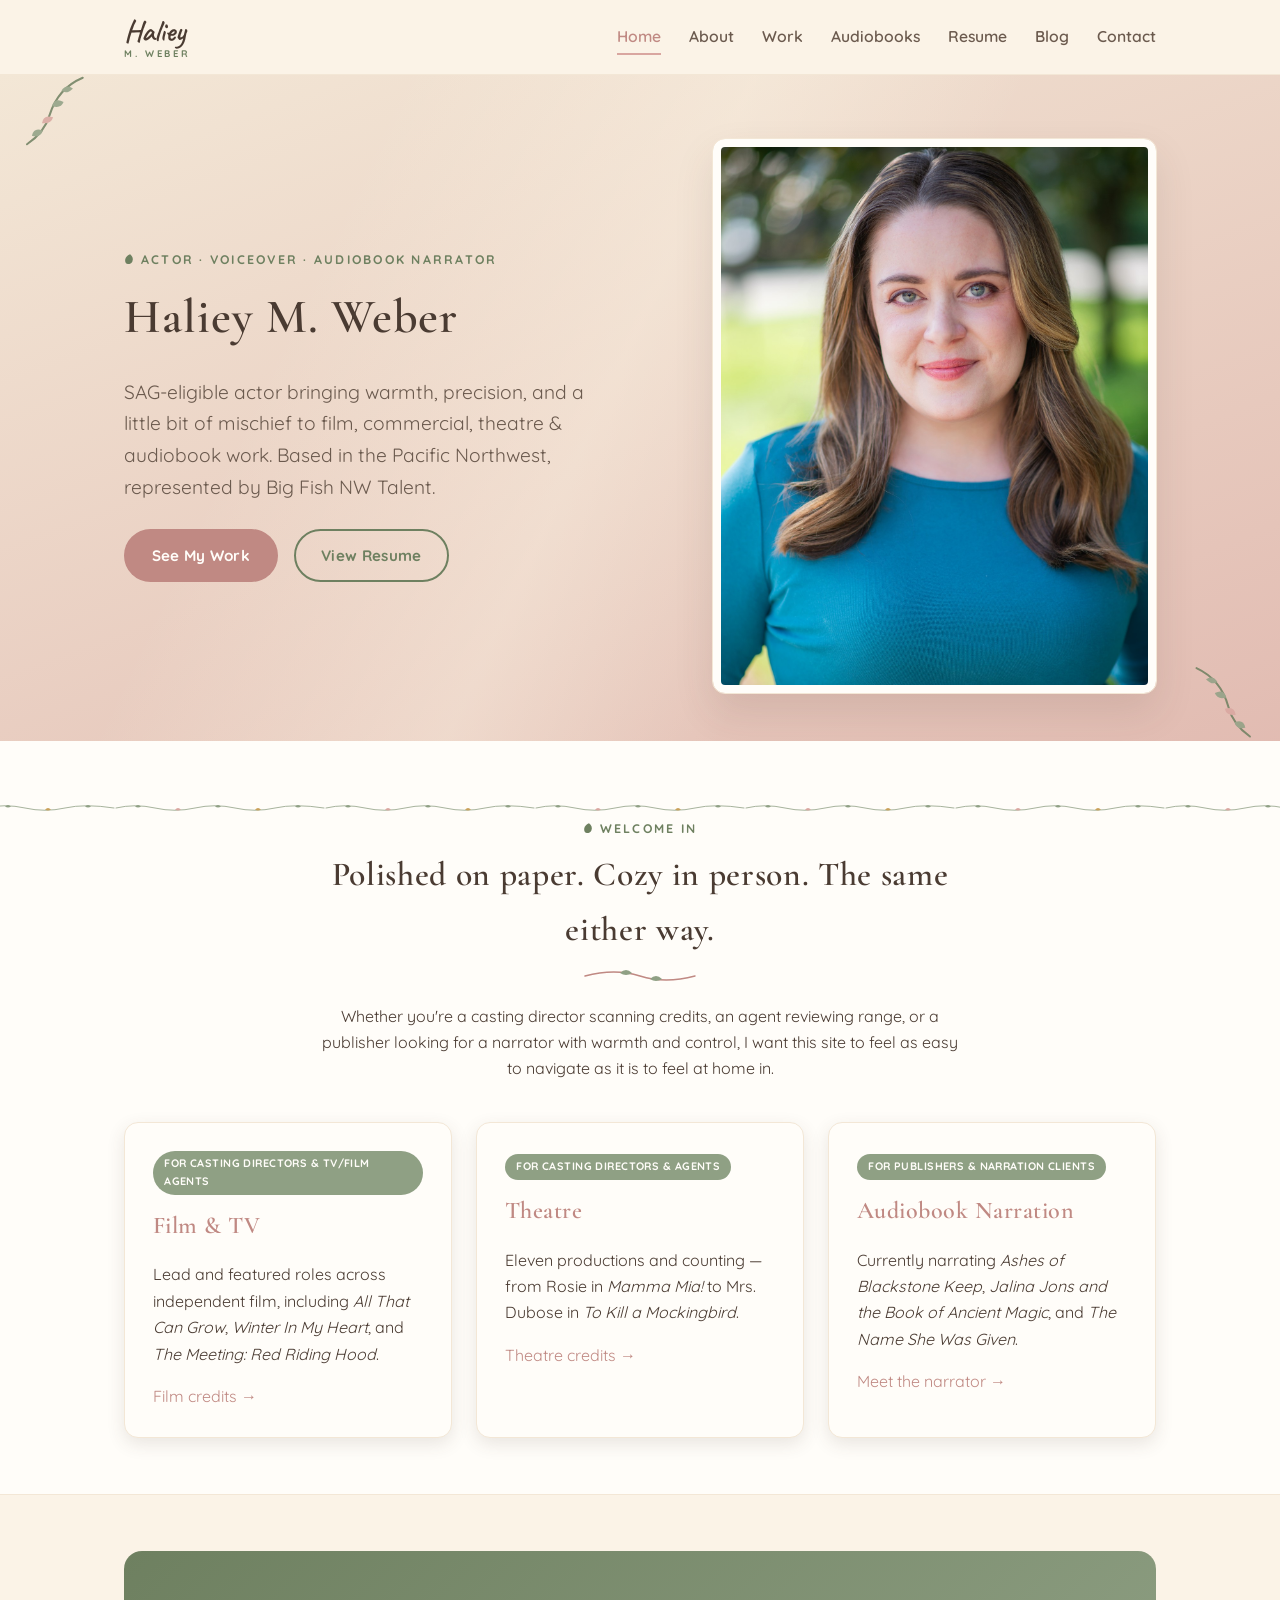
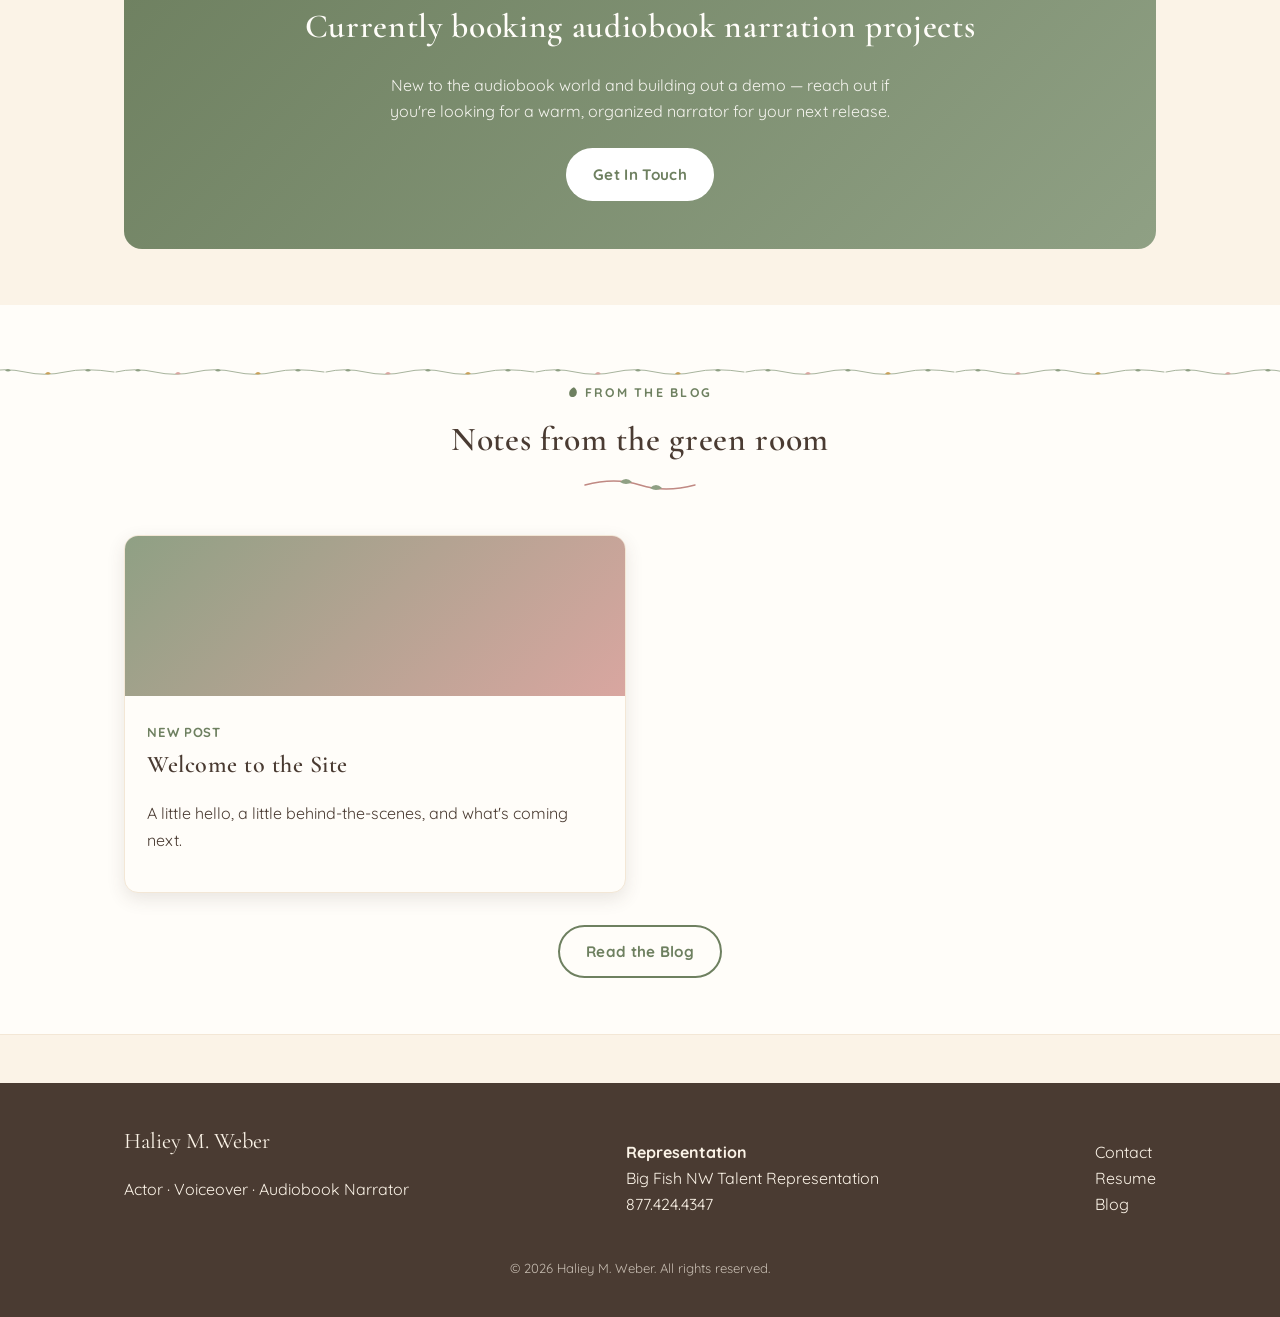
<file: index.html>
<!DOCTYPE html>
<html lang="en">
<head>
<meta charset="UTF-8">
<meta name="viewport" content="width=device-width, initial-scale=1.0">
<title>Haliey M. Weber | Actor, Voiceover &amp; Audiobook Narrator</title>
<meta name="description" content="Haliey M. Weber — SAG-eligible actor working in film, commercial, theatre, and audiobook narration. Represented by Big Fish NW Talent.">
<link rel="preconnect" href="https://fonts.googleapis.com">
<link href="https://fonts.googleapis.com/css2?family=Cormorant+Garamond:wght@500;600;700&family=Quicksand:wght@400;500;600;700&family=Caveat:wght@600;700&display=swap" rel="stylesheet">
<link rel="stylesheet" href="css/style.css">
</head>
<body>

<header class="site-header">
  <div class="nav-wrap">
    <a href="index.html" class="brand"><span class="brand-script">Haliey</span><span class="brand-sc">M. Weber</span></a>
    <button class="nav-toggle" aria-label="Toggle navigation">&#9776;</button>
    <ul class="nav-links">
      <li><a href="index.html">Home</a></li>
      <li><a href="about.html">About</a></li>
      <li><a href="work.html">Work</a></li>
      <li><a href="audiobooks.html">Audiobooks</a></li>
      <li><a href="resume.html">Resume</a></li>
      <li><a href="blog/index.html">Blog</a></li>
      <li><a href="contact.html">Contact</a></li>
    </ul>
  </div>
</header>

<main>
  <section class="hero hero-motes">
    <div class="mote-beam" aria-hidden="true"></div>
    <span class="mote" aria-hidden="true" style="left:6%;  top:78%; width:10px; height:10px; --mx:25px;  --mx2:5px;   animation-duration:9s;   animation-delay:0s;"></span>
    <span class="mote" aria-hidden="true" style="left:16%; top:85%; width:6px;  height:6px;  --mx:-15px; --mx2:10px;  animation-duration:11s;  animation-delay:2s;"></span>
    <span class="mote" aria-hidden="true" style="left:30%; top:82%; width:14px; height:14px; --mx:10px;  --mx2:-20px; animation-duration:10s;  animation-delay:1s;"></span>
    <span class="mote" aria-hidden="true" style="left:44%; top:88%; width:8px;  height:8px;  --mx:-25px; --mx2:5px;   animation-duration:8s;   animation-delay:3.5s;"></span>
    <span class="mote" aria-hidden="true" style="left:60%; top:80%; width:11px; height:11px; --mx:15px;  --mx2:-10px; animation-duration:12s;  animation-delay:0.8s;"></span>
    <span class="mote" aria-hidden="true" style="left:74%; top:86%; width:7px;  height:7px;  --mx:-10px; --mx2:20px;  animation-duration:9.5s; animation-delay:2.8s;"></span>
    <span class="mote" aria-hidden="true" style="left:86%; top:78%; width:12px; height:12px; --mx:20px;  --mx2:-8px;  animation-duration:10.5s;animation-delay:4.2s;"></span>
    <span class="mote" aria-hidden="true" style="left:94%; top:84%; width:6px;  height:6px;  --mx:-12px; --mx2:14px;  animation-duration:9s;   animation-delay:1.6s;"></span>
    <div class="container hero-grid" style="position:relative;z-index:2;">
      <div>
        <span class="eyebrow">Actor &middot; Voiceover &middot; Audiobook Narrator</span>
        <h1>Haliey M. Weber</h1>
        <p class="hero-tagline">SAG-eligible actor bringing warmth, precision, and a little bit of mischief to film, commercial, theatre &amp; audiobook work. Based in the Pacific Northwest, represented by Big Fish NW Talent.</p>
        <div class="hero-actions">
          <a href="work.html" class="btn btn-primary">See My Work</a>
          <a href="resume.html" class="btn btn-outline">View Resume</a>
        </div>
      </div>
      <div class="headshot-frame">
        <img src="images/headshots/haliey-headshot-portrait.jpg" alt="Haliey M. Weber" width="1335" height="2000" loading="eager">
      </div>
    </div>
  </section>

  <section class="section-alt">
    <div class="container">
      <div class="section-head">
        <span class="eyebrow">Welcome In</span>
        <h2>Polished on paper. Cozy in person. The same either way.</h2>
        <p>Whether you're a casting director scanning credits, an agent reviewing range, or a publisher looking for a narrator with warmth and control, I want this site to feel as easy to navigate as it is to feel at home in.</p>
      </div>
      <div class="card-grid">
        <div class="card">
          <span class="audience-tag">For Casting Directors &amp; TV/Film Agents</span>
          <h3>Film &amp; TV</h3>
          <p>Lead and featured roles across independent film, including <em>All That Can Grow</em>, <em>Winter In My Heart</em>, and <em>The Meeting: Red Riding Hood</em>.</p>
          <a href="work.html#film">Film credits &rarr;</a>
        </div>
        <div class="card">
          <span class="audience-tag">For Casting Directors &amp; Agents</span>
          <h3>Theatre</h3>
          <p>Eleven productions and counting — from Rosie in <em>Mamma Mia!</em> to Mrs. Dubose in <em>To Kill a Mockingbird</em>.</p>
          <a href="work.html#theatre">Theatre credits &rarr;</a>
        </div>
        <div class="card">
          <span class="audience-tag">For Publishers &amp; Narration Clients</span>
          <h3>Audiobook Narration</h3>
          <p>Currently narrating <em>Ashes of Blackstone Keep</em>, <em>Jalina Jons and the Book of Ancient Magic</em>, and <em>The Name She Was Given</em>.</p>
          <a href="audiobooks.html">Meet the narrator &rarr;</a>
        </div>
      </div>
    </div>
  </section>

  <section>
    <div class="container">
      <div class="callout">
        <h2>Currently booking audiobook narration projects</h2>
        <p>New to the audiobook world and building out a demo — reach out if you're looking for a warm, organized narrator for your next release.</p>
        <a href="contact.html" class="btn btn-primary" style="background:#fff;color:#6E8060;">Get In Touch</a>
      </div>
    </div>
  </section>

  <section class="section-alt">
    <div class="container">
      <div class="section-head">
        <span class="eyebrow">From the Blog</span>
        <h2>Notes from the green room</h2>
      </div>
      <div class="blog-grid">
        <a class="post-card" href="blog/welcome-to-the-site.html" style="color:inherit;">
          <div class="post-card-image"></div>
          <div class="post-card-body">
            <span class="post-date">New Post</span>
            <h3>Welcome to the Site</h3>
            <p>A little hello, a little behind-the-scenes, and what's coming next.</p>
          </div>
        </a>
      </div>
      <div style="text-align:center;margin-top:2rem;">
        <a href="blog/index.html" class="btn btn-outline">Read the Blog</a>
      </div>
    </div>
  </section>
</main>

<footer class="site-footer">
  <div class="container">
    <div class="footer-grid">
      <div>
        <div class="footer-brand">Haliey M. Weber</div>
        <p>Actor &middot; Voiceover &middot; Audiobook Narrator</p>
      </div>
      <div>
        <p><strong>Representation</strong><br>Big Fish NW Talent Representation<br>877.424.4347</p>
      </div>
      <div>
        <p><a href="contact.html">Contact</a><br><a href="resume.html">Resume</a><br><a href="blog/index.html">Blog</a></p>
      </div>
    </div>
    <p class="footer-note">&copy; 2026 Haliey M. Weber. All rights reserved.</p>
  </div>
</footer>

<script src="js/main.js"></script>
</body>
</html>
</file>
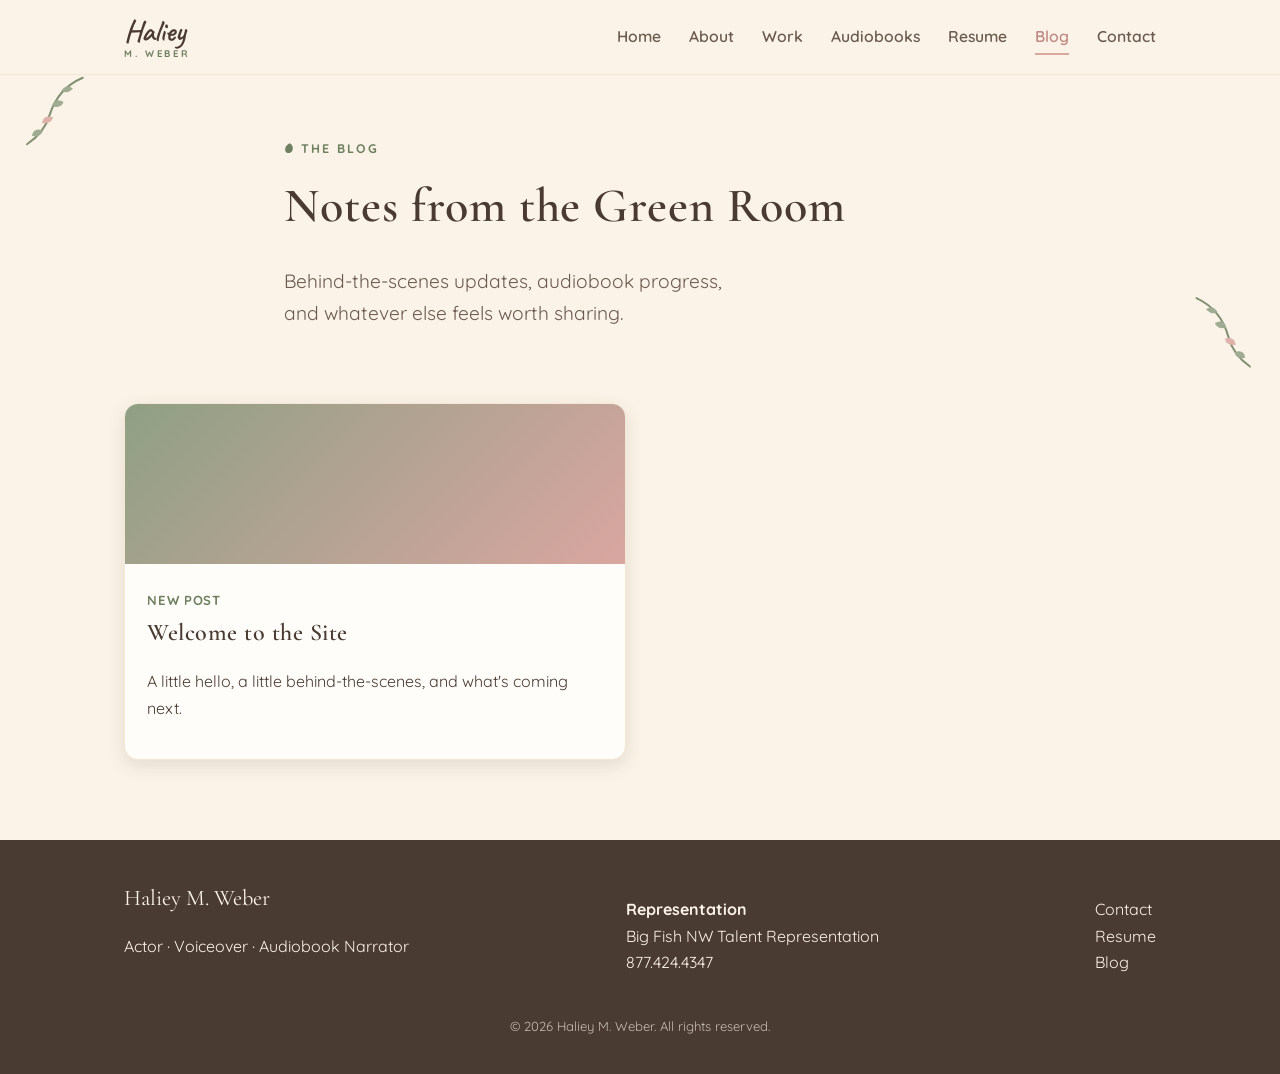
<file: blog/index.html>
<!DOCTYPE html>
<html lang="en">
<head>
<meta charset="UTF-8">
<meta name="viewport" content="width=device-width, initial-scale=1.0">
<title>Blog | Haliey M. Weber</title>
<link rel="preconnect" href="https://fonts.googleapis.com">
<link href="https://fonts.googleapis.com/css2?family=Cormorant+Garamond:wght@500;600;700&family=Quicksand:wght@400;500;600;700&family=Caveat:wght@600;700&display=swap" rel="stylesheet">
<link rel="stylesheet" href="../css/style.css">
</head>
<body>

<header class="site-header">
  <div class="nav-wrap">
    <a href="../index.html" class="brand"><span class="brand-script">Haliey</span><span class="brand-sc">M. Weber</span></a>
    <button class="nav-toggle" aria-label="Toggle navigation">&#9776;</button>
    <ul class="nav-links">
      <li><a href="../index.html">Home</a></li>
      <li><a href="../about.html">About</a></li>
      <li><a href="../work.html">Work</a></li>
      <li><a href="../audiobooks.html">Audiobooks</a></li>
      <li><a href="../resume.html">Resume</a></li>
      <li><a href="index.html">Blog</a></li>
      <li><a href="../contact.html">Contact</a></li>
    </ul>
  </div>
</header>

<main>
  <section class="hero" style="padding-bottom:1rem;">
    <div class="container" style="max-width:760px;">
      <span class="eyebrow">The Blog</span>
      <h1>Notes from the Green Room</h1>
      <p class="hero-tagline">Behind-the-scenes updates, audiobook progress, and whatever else feels worth sharing.</p>
    </div>
  </section>

  <section class="section-tight">
    <div class="container">
      <div class="blog-grid">
        <a class="post-card" href="welcome-to-the-site.html" style="color:inherit;">
          <div class="post-card-image"></div>
          <div class="post-card-body">
            <span class="post-date">New Post</span>
            <h3>Welcome to the Site</h3>
            <p>A little hello, a little behind-the-scenes, and what's coming next.</p>
          </div>
        </a>
      </div>
    </div>
  </section>
</main>

<footer class="site-footer">
  <div class="container">
    <div class="footer-grid">
      <div>
        <div class="footer-brand">Haliey M. Weber</div>
        <p>Actor &middot; Voiceover &middot; Audiobook Narrator</p>
      </div>
      <div>
        <p><strong>Representation</strong><br>Big Fish NW Talent Representation<br>877.424.4347</p>
      </div>
      <div>
        <p><a href="../contact.html">Contact</a><br><a href="../resume.html">Resume</a><br><a href="index.html">Blog</a></p>
      </div>
    </div>
    <p class="footer-note">&copy; 2026 Haliey M. Weber. All rights reserved.</p>
  </div>
</footer>

<script src="../js/main.js"></script>
</body>
</html>
</file>
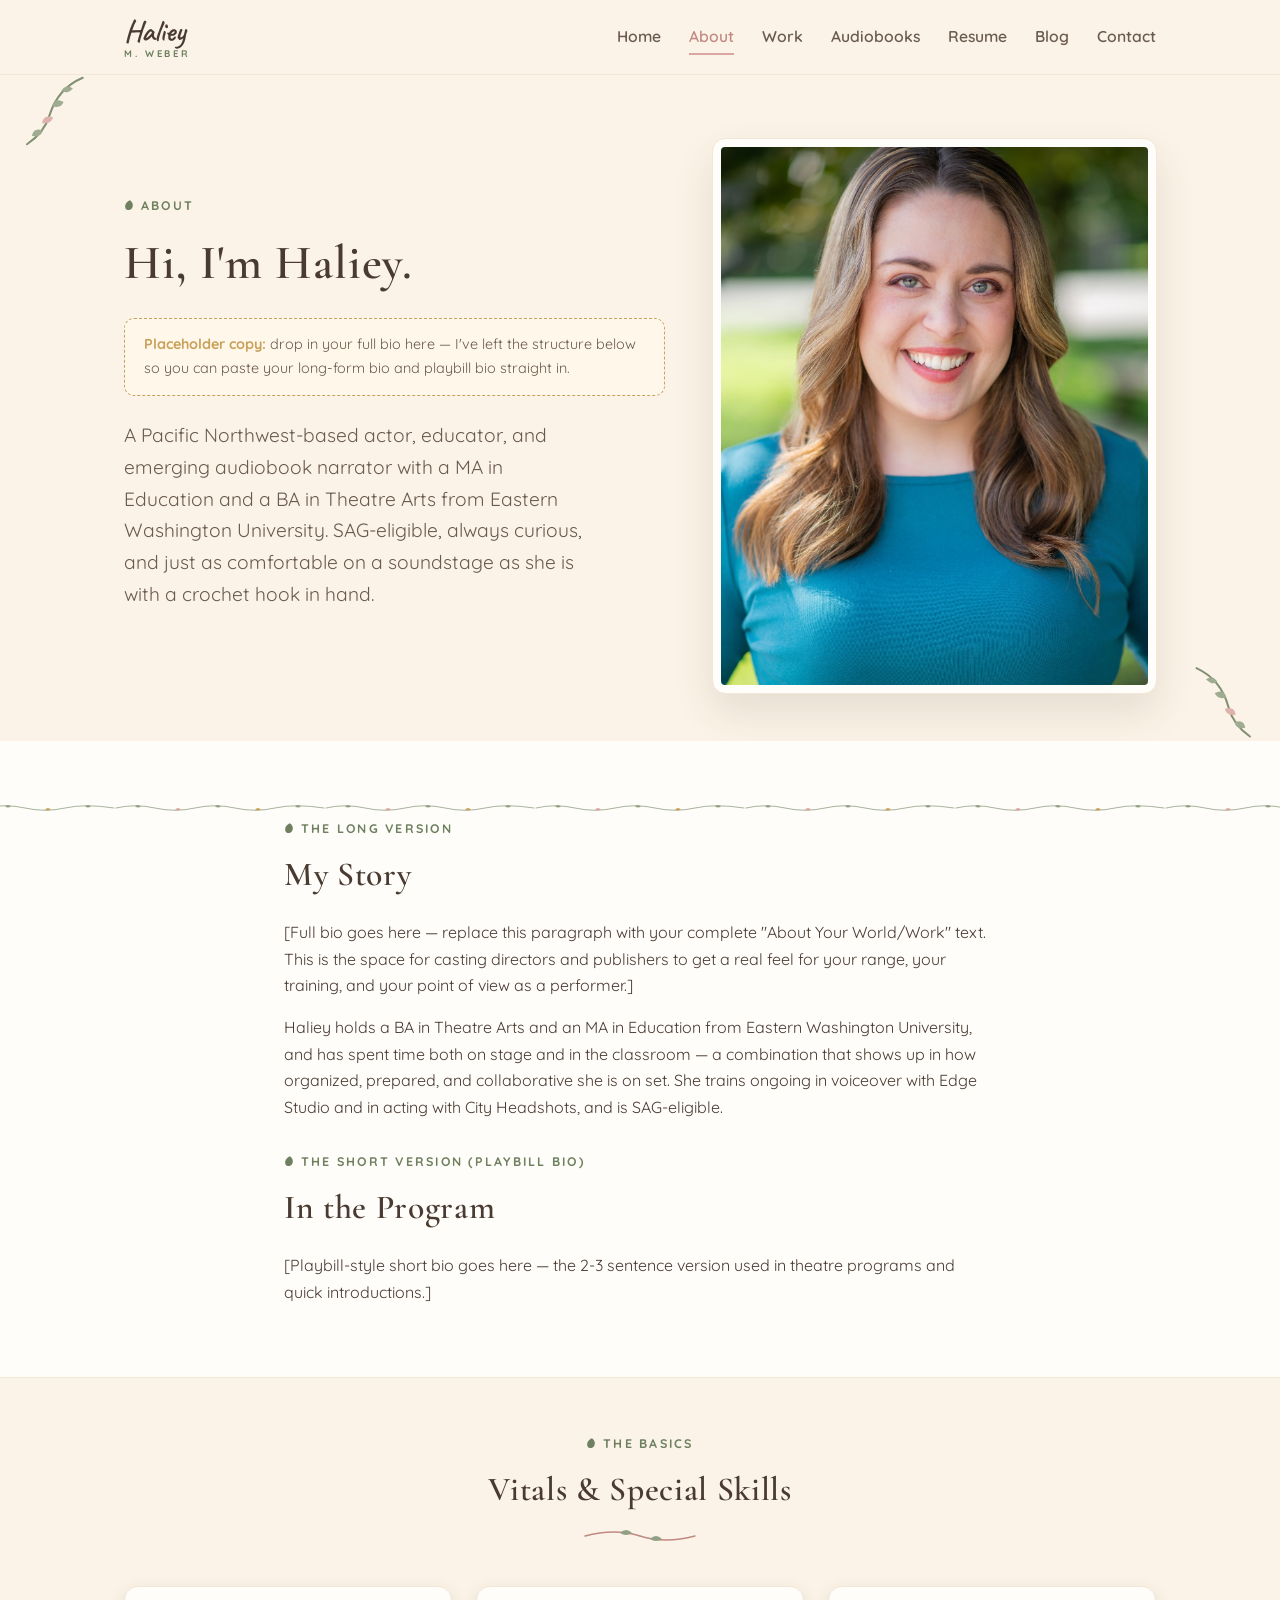
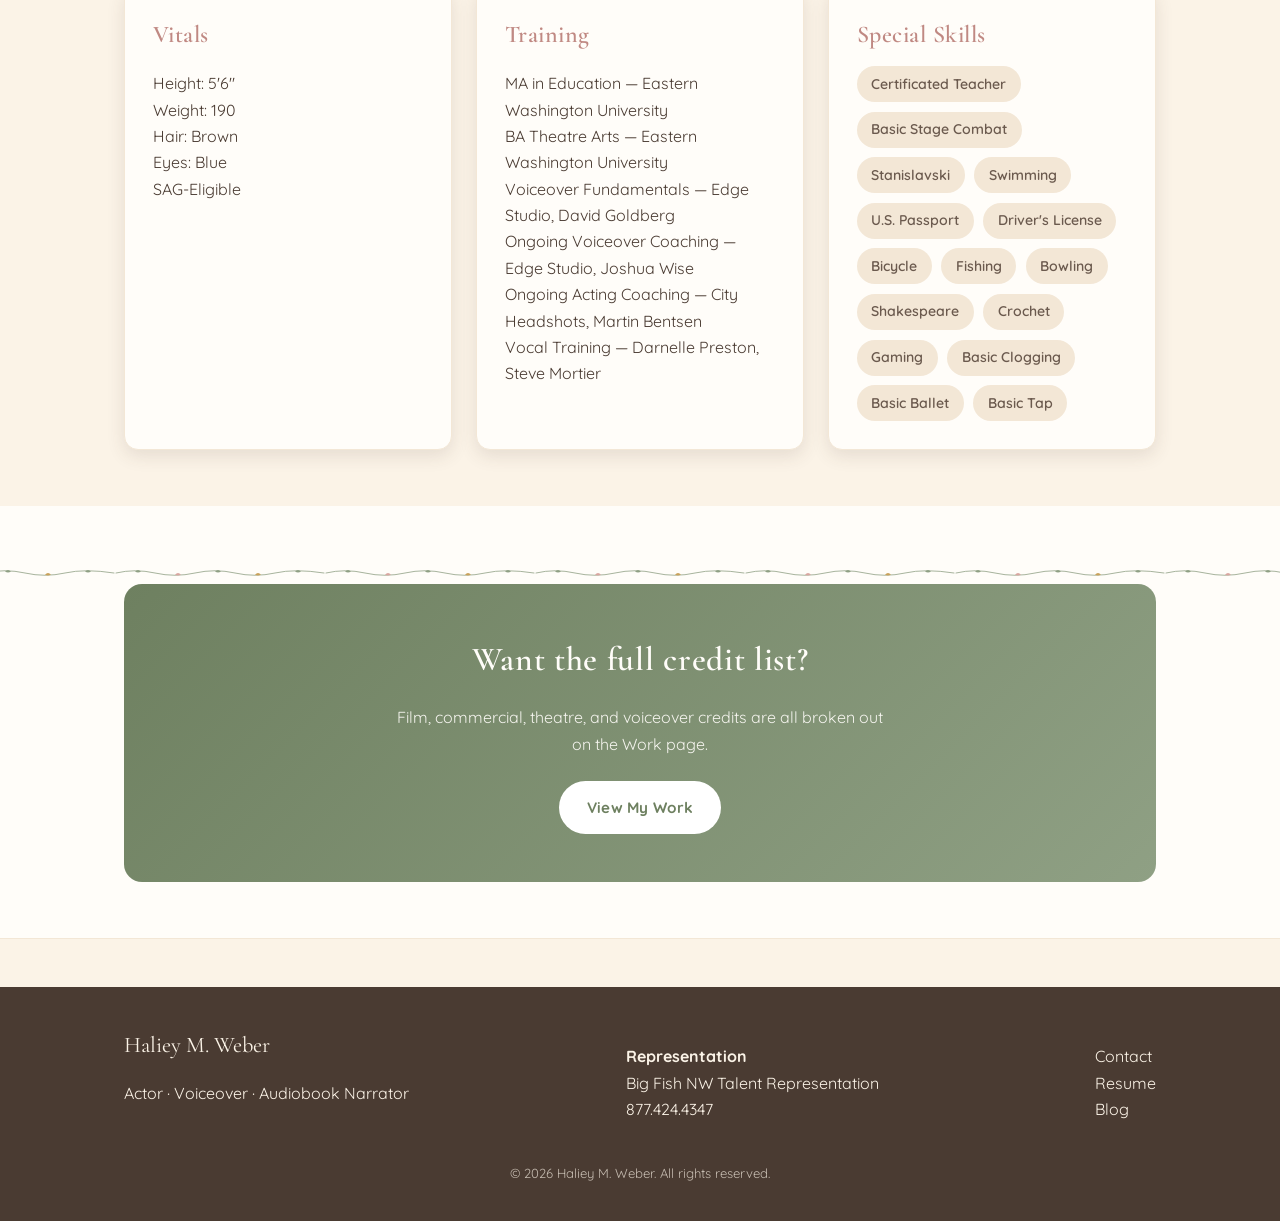
<file: about.html>
<!DOCTYPE html>
<html lang="en">
<head>
<meta charset="UTF-8">
<meta name="viewport" content="width=device-width, initial-scale=1.0">
<title>About | Haliey M. Weber</title>
<link rel="preconnect" href="https://fonts.googleapis.com">
<link href="https://fonts.googleapis.com/css2?family=Cormorant+Garamond:wght@500;600;700&family=Quicksand:wght@400;500;600;700&family=Caveat:wght@600;700&display=swap" rel="stylesheet">
<link rel="stylesheet" href="css/style.css">
</head>
<body>

<header class="site-header">
  <div class="nav-wrap">
    <a href="index.html" class="brand"><span class="brand-script">Haliey</span><span class="brand-sc">M. Weber</span></a>
    <button class="nav-toggle" aria-label="Toggle navigation">&#9776;</button>
    <ul class="nav-links">
      <li><a href="index.html">Home</a></li>
      <li><a href="about.html">About</a></li>
      <li><a href="work.html">Work</a></li>
      <li><a href="audiobooks.html">Audiobooks</a></li>
      <li><a href="resume.html">Resume</a></li>
      <li><a href="blog/index.html">Blog</a></li>
      <li><a href="contact.html">Contact</a></li>
    </ul>
  </div>
</header>

<main>
  <section class="hero">
    <div class="container hero-grid">
      <div>
        <span class="eyebrow">About</span>
        <h1>Hi, I'm Haliey.</h1>
        <div class="edit-note"><strong>Placeholder copy:</strong> drop in your full bio here — I've left the structure below so you can paste your long-form bio and playbill bio straight in.</div>
        <p class="hero-tagline">A Pacific Northwest-based actor, educator, and emerging audiobook narrator with a MA in Education and a BA in Theatre Arts from Eastern Washington University. SAG-eligible, always curious, and just as comfortable on a soundstage as she is with a crochet hook in hand.</p>
      </div>
      <div class="headshot-frame">
        <img src="images/headshots/haliey-headshot-smile.jpg" alt="Haliey M. Weber" width="1335" height="2000" loading="eager">
      </div>
    </div>
  </section>

  <section class="section-alt">
    <div class="container" style="max-width:760px;">
      <span class="eyebrow">The Long Version</span>
      <h2>My Story</h2>
      <p>[Full bio goes here — replace this paragraph with your complete "About Your World/Work" text. This is the space for casting directors and publishers to get a real feel for your range, your training, and your point of view as a performer.]</p>
      <p>Haliey holds a BA in Theatre Arts and an MA in Education from Eastern Washington University, and has spent time both on stage and in the classroom — a combination that shows up in how organized, prepared, and collaborative she is on set. She trains ongoing in voiceover with Edge Studio and in acting with City Headshots, and is SAG-eligible.</p>

      <span class="eyebrow" style="margin-top:2rem;display:block;">The Short Version (Playbill Bio)</span>
      <h2>In the Program</h2>
      <p>[Playbill-style short bio goes here — the 2-3 sentence version used in theatre programs and quick introductions.]</p>
    </div>
  </section>

  <section>
    <div class="container">
      <div class="section-head">
        <span class="eyebrow">The Basics</span>
        <h2>Vitals &amp; Special Skills</h2>
      </div>
      <div class="card-grid">
        <div class="card">
          <h3>Vitals</h3>
          <p>Height: 5'6"<br>Weight: 190<br>Hair: Brown<br>Eyes: Blue<br>SAG-Eligible</p>
        </div>
        <div class="card">
          <h3>Training</h3>
          <p>MA in Education — Eastern Washington University<br>BA Theatre Arts — Eastern Washington University<br>Voiceover Fundamentals — Edge Studio, David Goldberg<br>Ongoing Voiceover Coaching — Edge Studio, Joshua Wise<br>Ongoing Acting Coaching — City Headshots, Martin Bentsen<br>Vocal Training — Darnelle Preston, Steve Mortier</p>
        </div>
        <div class="card">
          <h3>Special Skills</h3>
          <div class="skills-list">
            <span>Certificated Teacher</span>
            <span>Basic Stage Combat</span>
            <span>Stanislavski</span>
            <span>Swimming</span>
            <span>U.S. Passport</span>
            <span>Driver's License</span>
            <span>Bicycle</span>
            <span>Fishing</span>
            <span>Bowling</span>
            <span>Shakespeare</span>
            <span>Crochet</span>
            <span>Gaming</span>
            <span>Basic Clogging</span>
            <span>Basic Ballet</span>
            <span>Basic Tap</span>
          </div>
        </div>
      </div>
    </div>
  </section>

  <section class="section-alt">
    <div class="container">
      <div class="callout">
        <h2>Want the full credit list?</h2>
        <p>Film, commercial, theatre, and voiceover credits are all broken out on the Work page.</p>
        <a href="work.html" class="btn btn-primary" style="background:#fff;color:#6E8060;">View My Work</a>
      </div>
    </div>
  </section>
</main>

<footer class="site-footer">
  <div class="container">
    <div class="footer-grid">
      <div>
        <div class="footer-brand">Haliey M. Weber</div>
        <p>Actor &middot; Voiceover &middot; Audiobook Narrator</p>
      </div>
      <div>
        <p><strong>Representation</strong><br>Big Fish NW Talent Representation<br>877.424.4347</p>
      </div>
      <div>
        <p><a href="contact.html">Contact</a><br><a href="resume.html">Resume</a><br><a href="blog/index.html">Blog</a></p>
      </div>
    </div>
    <p class="footer-note">&copy; 2026 Haliey M. Weber. All rights reserved.</p>
  </div>
</footer>

<script src="js/main.js"></script>
</body>
</html>
</file>
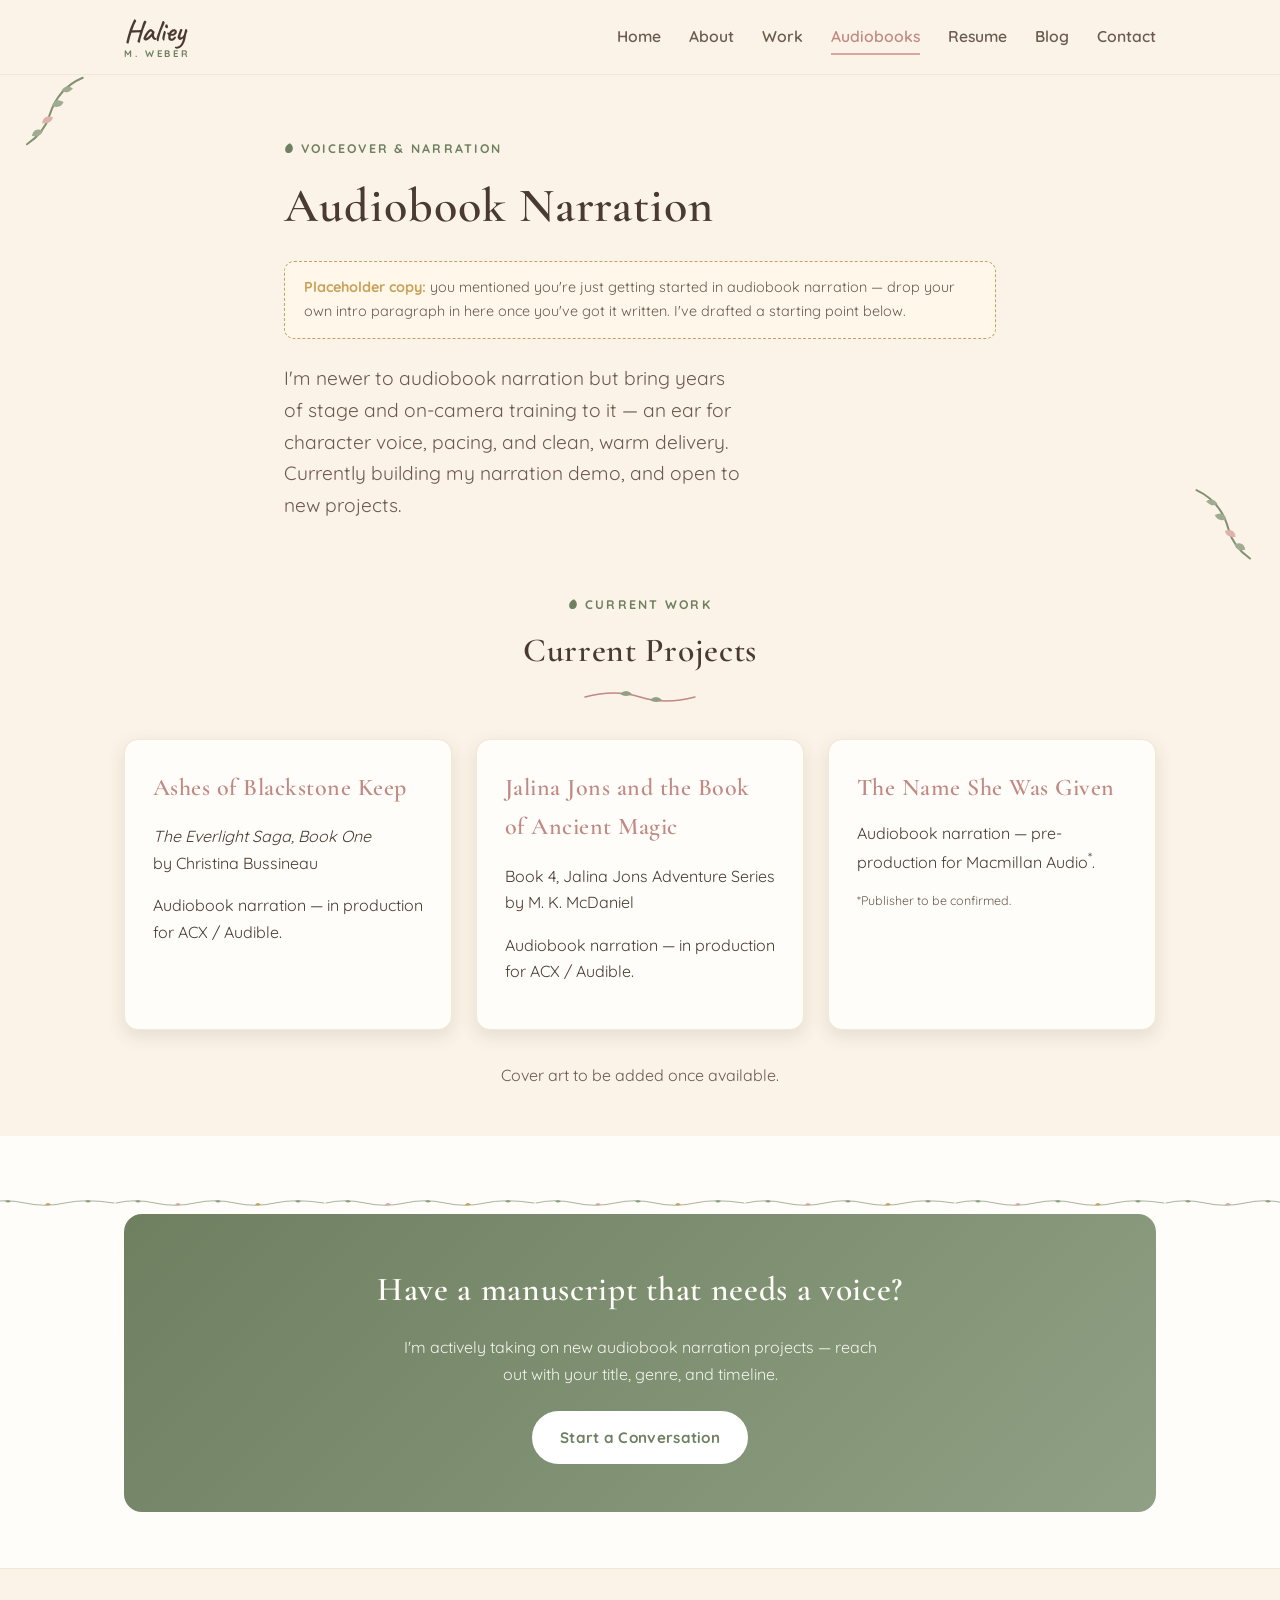
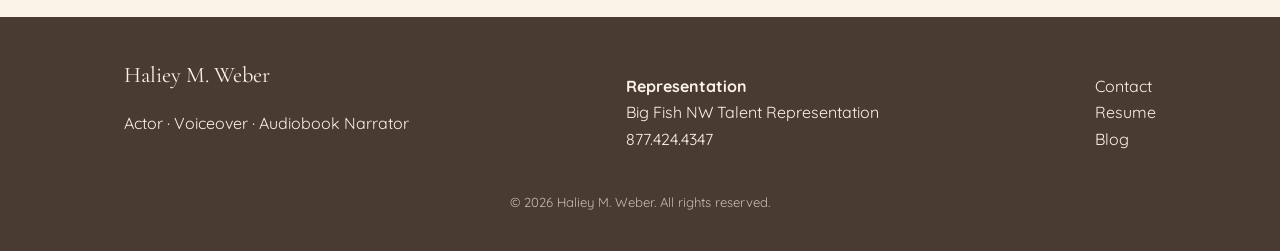
<file: audiobooks.html>
<!DOCTYPE html>
<html lang="en">
<head>
<meta charset="UTF-8">
<meta name="viewport" content="width=device-width, initial-scale=1.0">
<title>Audiobook Narration | Haliey M. Weber</title>
<link rel="preconnect" href="https://fonts.googleapis.com">
<link href="https://fonts.googleapis.com/css2?family=Cormorant+Garamond:wght@500;600;700&family=Quicksand:wght@400;500;600;700&family=Caveat:wght@600;700&display=swap" rel="stylesheet">
<link rel="stylesheet" href="css/style.css">
</head>
<body>

<header class="site-header">
  <div class="nav-wrap">
    <a href="index.html" class="brand"><span class="brand-script">Haliey</span><span class="brand-sc">M. Weber</span></a>
    <button class="nav-toggle" aria-label="Toggle navigation">&#9776;</button>
    <ul class="nav-links">
      <li><a href="index.html">Home</a></li>
      <li><a href="about.html">About</a></li>
      <li><a href="work.html">Work</a></li>
      <li><a href="audiobooks.html">Audiobooks</a></li>
      <li><a href="resume.html">Resume</a></li>
      <li><a href="blog/index.html">Blog</a></li>
      <li><a href="contact.html">Contact</a></li>
    </ul>
  </div>
</header>

<main>
  <section class="hero" style="padding-bottom:1rem;">
    <div class="container" style="max-width:760px;">
      <span class="eyebrow">Voiceover &amp; Narration</span>
      <h1>Audiobook Narration</h1>
      <div class="edit-note"><strong>Placeholder copy:</strong> you mentioned you're just getting started in audiobook narration — drop your own intro paragraph in here once you've got it written. I've drafted a starting point below.</div>
      <p class="hero-tagline">I'm newer to audiobook narration but bring years of stage and on-camera training to it — an ear for character voice, pacing, and clean, warm delivery. Currently building my narration demo, and open to new projects.</p>
    </div>
  </section>

  <section class="section-tight">
    <div class="container">
      <div class="section-head" style="margin-bottom:2rem;">
        <span class="eyebrow">Current Work</span>
        <h2>Current Projects</h2>
      </div>
      <div class="card-grid">
        <div class="card">
          <h3>Ashes of Blackstone Keep</h3>
          <p><em>The Everlight Saga, Book One</em><br>by Christina Bussineau</p>
          <p style="margin-top:0.8rem;">Audiobook narration — in production for ACX / Audible.</p>
        </div>
        <div class="card">
          <h3>Jalina Jons and the Book of Ancient Magic</h3>
          <p>Book 4, Jalina Jons Adventure Series<br>by M. K. McDaniel</p>
          <p style="margin-top:0.8rem;">Audiobook narration — in production for ACX / Audible.</p>
        </div>
        <div class="card">
          <h3>The Name She Was Given</h3>
          <p style="margin-top:0.8rem;">Audiobook narration — pre-production for Macmillan Audio<sup>*</sup>.</p>
          <p style="margin-top:0.6rem;font-size:0.78rem;color:var(--brown-soft);">*Publisher to be confirmed.</p>
        </div>
      </div>
      <p style="text-align:center;margin-top:2rem;color:var(--brown-soft);">Cover art to be added once available.</p>
    </div>
  </section>

  <section class="section-alt">
    <div class="container">
      <div class="callout">
        <h2>Have a manuscript that needs a voice?</h2>
        <p>I'm actively taking on new audiobook narration projects — reach out with your title, genre, and timeline.</p>
        <a href="contact.html" class="btn btn-primary" style="background:#fff;color:#6E8060;">Start a Conversation</a>
      </div>
    </div>
  </section>
</main>

<footer class="site-footer">
  <div class="container">
    <div class="footer-grid">
      <div>
        <div class="footer-brand">Haliey M. Weber</div>
        <p>Actor &middot; Voiceover &middot; Audiobook Narrator</p>
      </div>
      <div>
        <p><strong>Representation</strong><br>Big Fish NW Talent Representation<br>877.424.4347</p>
      </div>
      <div>
        <p><a href="contact.html">Contact</a><br><a href="resume.html">Resume</a><br><a href="blog/index.html">Blog</a></p>
      </div>
    </div>
    <p class="footer-note">&copy; 2026 Haliey M. Weber. All rights reserved.</p>
  </div>
</footer>

<script src="js/main.js"></script>
</body>
</html>
</file>
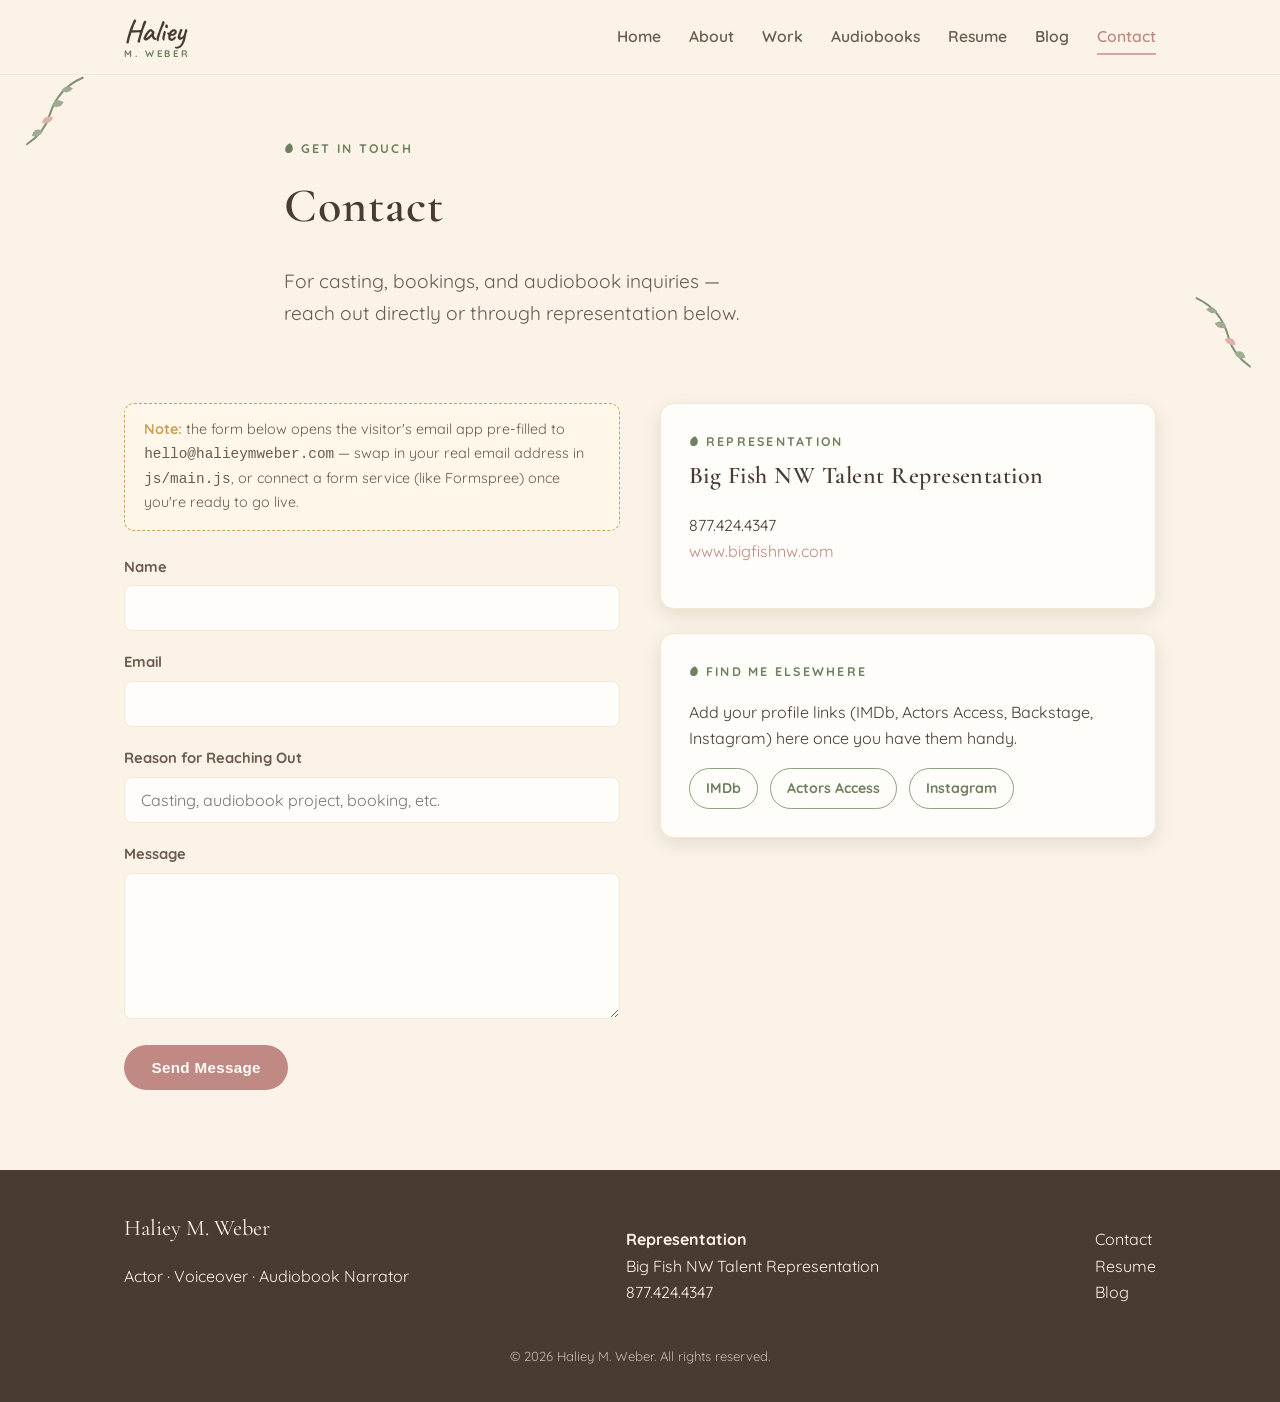
<file: contact.html>
<!DOCTYPE html>
<html lang="en">
<head>
<meta charset="UTF-8">
<meta name="viewport" content="width=device-width, initial-scale=1.0">
<title>Contact | Haliey M. Weber</title>
<link rel="preconnect" href="https://fonts.googleapis.com">
<link href="https://fonts.googleapis.com/css2?family=Cormorant+Garamond:wght@500;600;700&family=Quicksand:wght@400;500;600;700&family=Caveat:wght@600;700&display=swap" rel="stylesheet">
<link rel="stylesheet" href="css/style.css">
</head>
<body>

<header class="site-header">
  <div class="nav-wrap">
    <a href="index.html" class="brand"><span class="brand-script">Haliey</span><span class="brand-sc">M. Weber</span></a>
    <button class="nav-toggle" aria-label="Toggle navigation">&#9776;</button>
    <ul class="nav-links">
      <li><a href="index.html">Home</a></li>
      <li><a href="about.html">About</a></li>
      <li><a href="work.html">Work</a></li>
      <li><a href="audiobooks.html">Audiobooks</a></li>
      <li><a href="resume.html">Resume</a></li>
      <li><a href="blog/index.html">Blog</a></li>
      <li><a href="contact.html">Contact</a></li>
    </ul>
  </div>
</header>

<main>
  <section class="hero" style="padding-bottom:1rem;">
    <div class="container" style="max-width:760px;">
      <span class="eyebrow">Get In Touch</span>
      <h1>Contact</h1>
      <p class="hero-tagline">For casting, bookings, and audiobook inquiries — reach out directly or through representation below.</p>
    </div>
  </section>

  <section class="section-tight">
    <div class="container contact-grid">
      <div>
        <div class="edit-note"><strong>Note:</strong> the form below opens the visitor's email app pre-filled to <code>hello@halieymweber.com</code> — swap in your real email address in <code>js/main.js</code>, or connect a form service (like Formspree) once you're ready to go live.</div>
        <form id="contact-form">
          <div class="form-field">
            <label for="name">Name</label>
            <input type="text" id="name" name="name" required>
          </div>
          <div class="form-field">
            <label for="email">Email</label>
            <input type="email" id="email" name="email" required>
          </div>
          <div class="form-field">
            <label for="reason">Reason for Reaching Out</label>
            <input type="text" id="reason" name="reason" placeholder="Casting, audiobook project, booking, etc.">
          </div>
          <div class="form-field">
            <label for="message">Message</label>
            <textarea id="message" name="message" rows="6" required></textarea>
          </div>
          <button type="submit" class="btn btn-primary">Send Message</button>
        </form>
      </div>

      <div>
        <div class="rep-card">
          <span class="eyebrow">Representation</span>
          <h3>Big Fish NW Talent Representation</h3>
          <p>877.424.4347<br><a href="http://www.bigfishnw.com" target="_blank" rel="noopener">www.bigfishnw.com</a></p>
        </div>
        <div class="rep-card">
          <span class="eyebrow">Find Me Elsewhere</span>
          <p>Add your profile links (IMDb, Actors Access, Backstage, Instagram) here once you have them handy.</p>
          <div class="social-links">
            <a href="#">IMDb</a>
            <a href="#">Actors Access</a>
            <a href="#">Instagram</a>
          </div>
        </div>
      </div>
    </div>
  </section>
</main>

<footer class="site-footer">
  <div class="container">
    <div class="footer-grid">
      <div>
        <div class="footer-brand">Haliey M. Weber</div>
        <p>Actor &middot; Voiceover &middot; Audiobook Narrator</p>
      </div>
      <div>
        <p><strong>Representation</strong><br>Big Fish NW Talent Representation<br>877.424.4347</p>
      </div>
      <div>
        <p><a href="contact.html">Contact</a><br><a href="resume.html">Resume</a><br><a href="blog/index.html">Blog</a></p>
      </div>
    </div>
    <p class="footer-note">&copy; 2026 Haliey M. Weber. All rights reserved.</p>
  </div>
</footer>

<script src="js/main.js"></script>
</body>
</html>
</file>
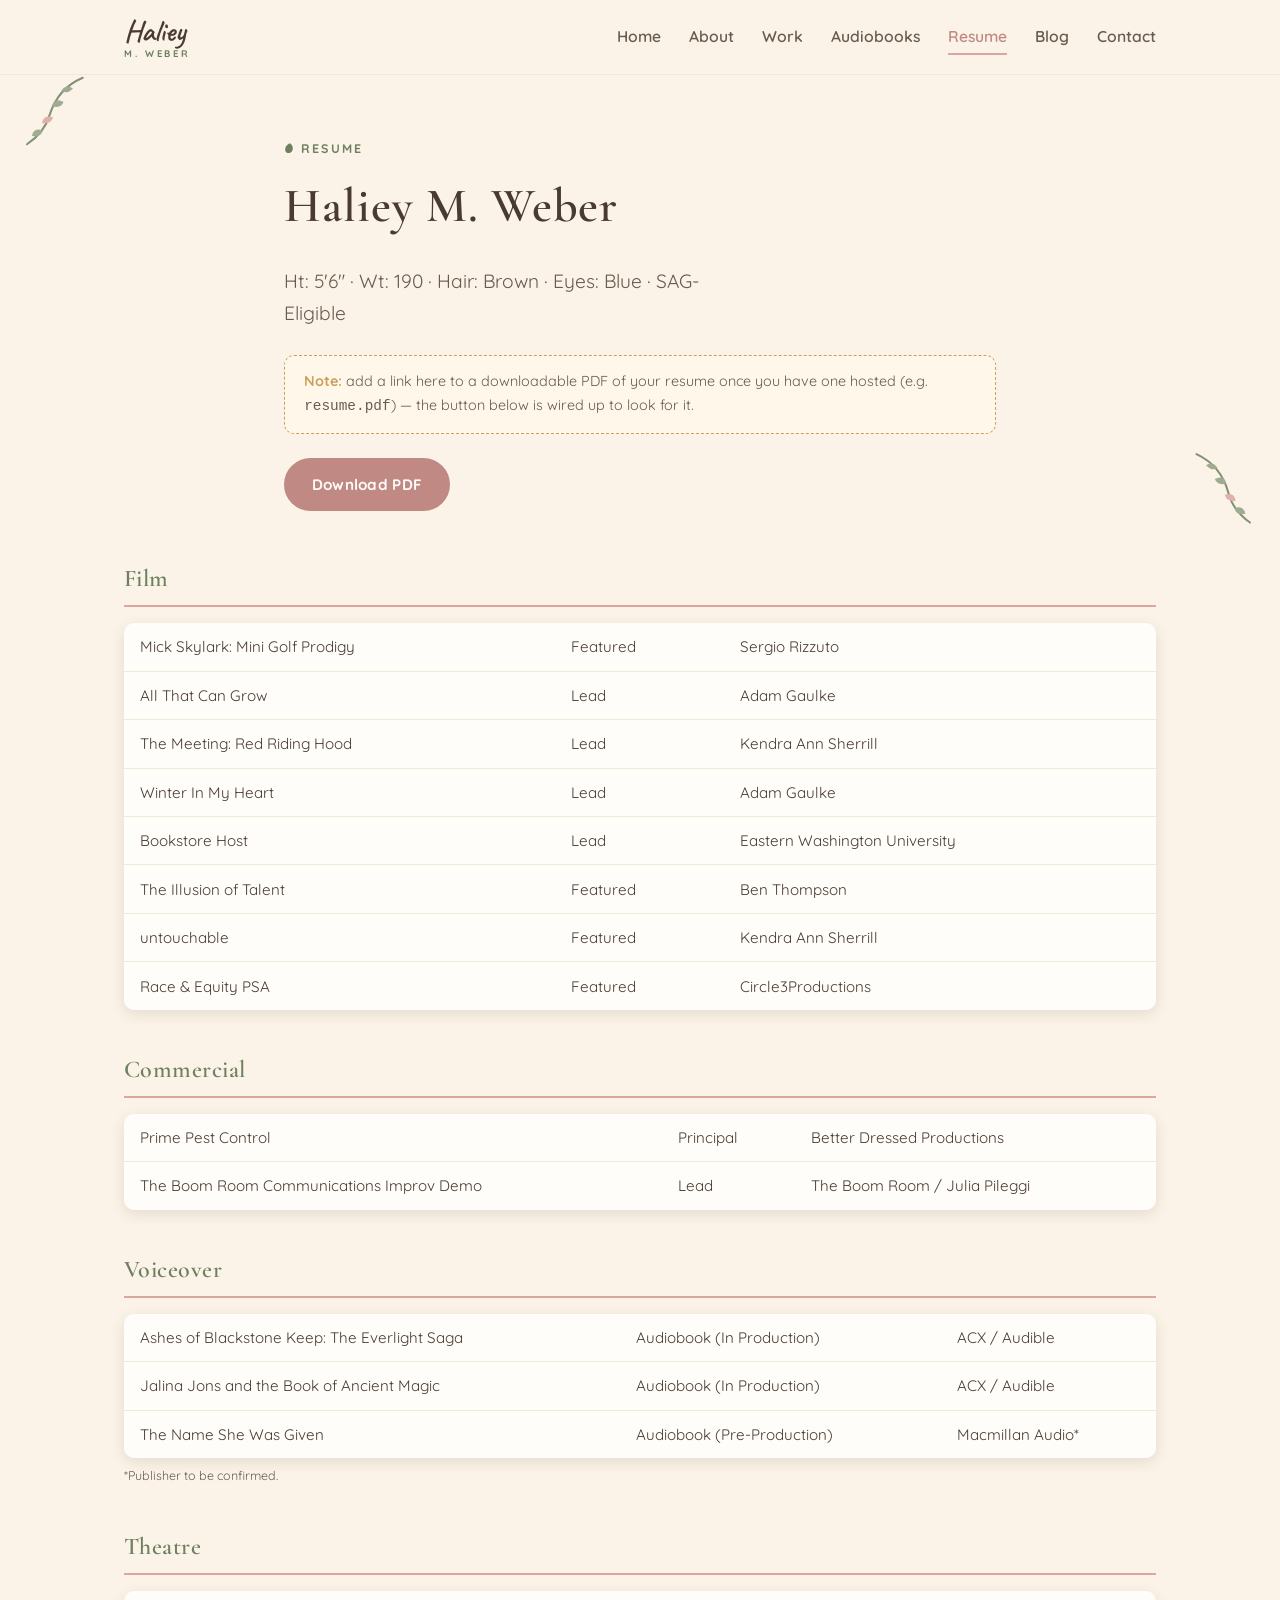
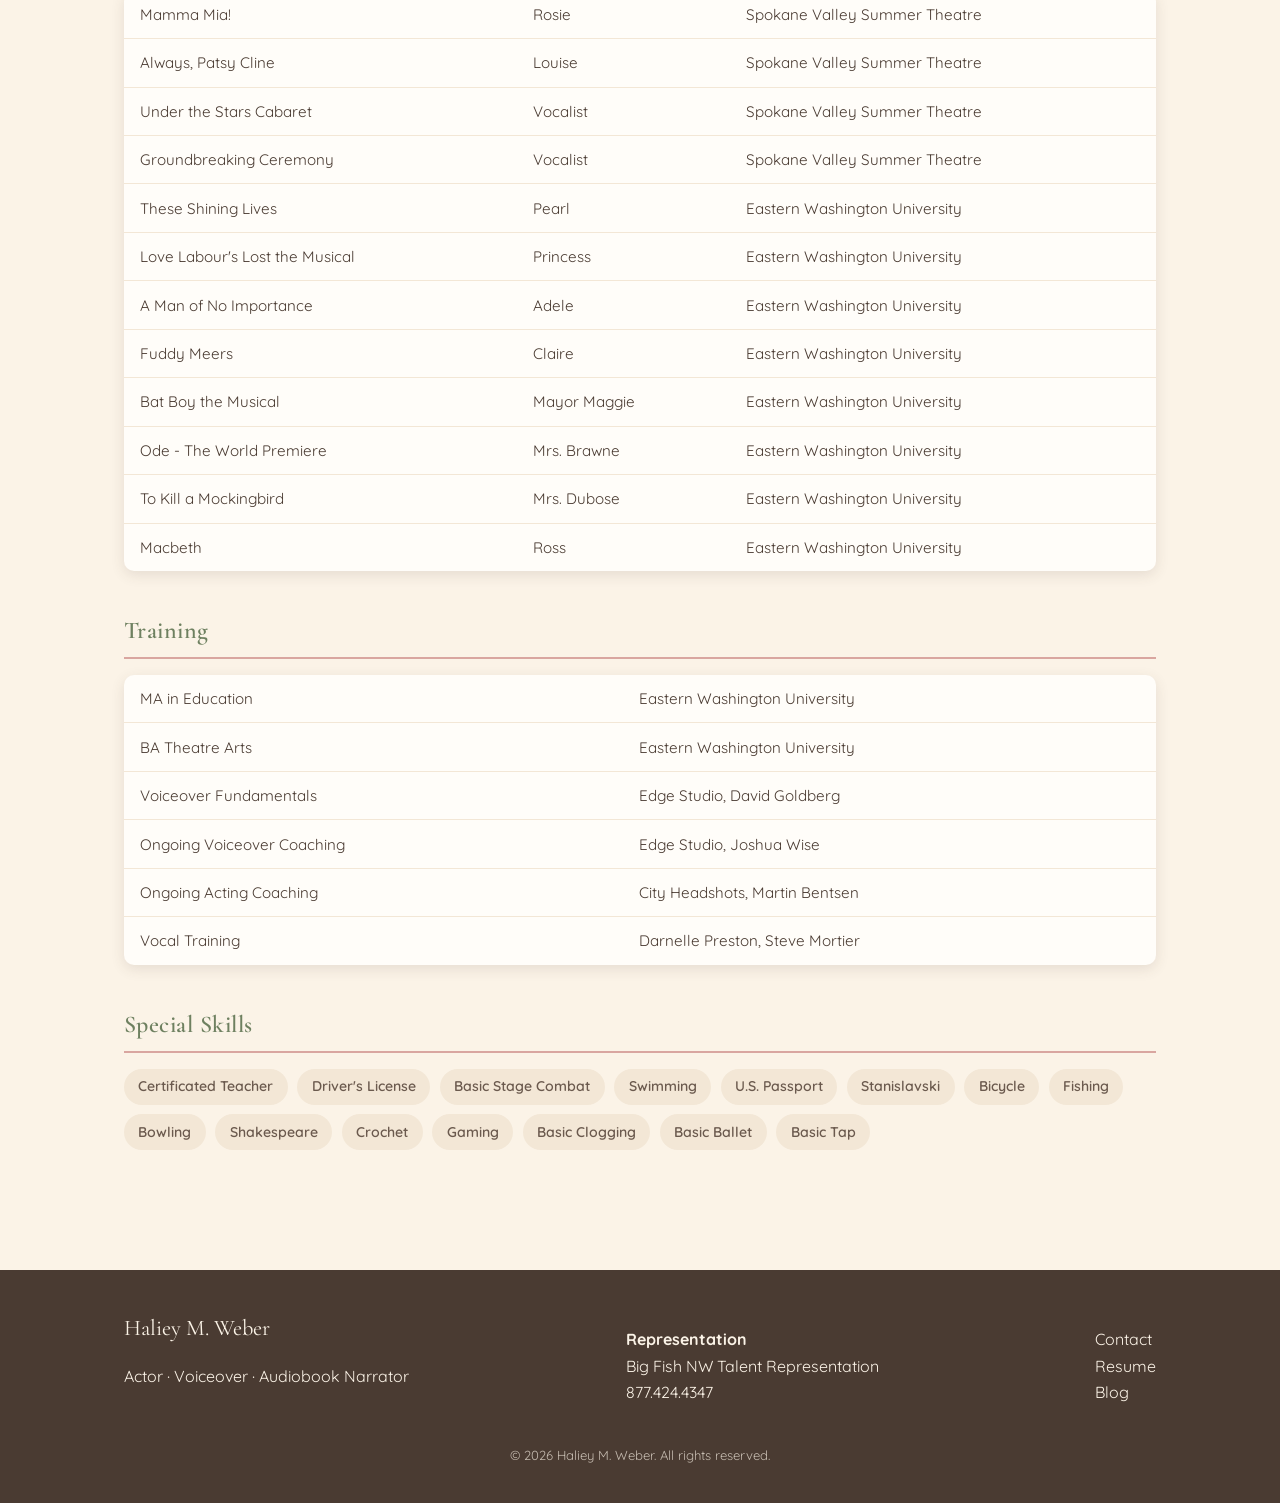
<file: resume.html>
<!DOCTYPE html>
<html lang="en">
<head>
<meta charset="UTF-8">
<meta name="viewport" content="width=device-width, initial-scale=1.0">
<title>Resume | Haliey M. Weber</title>
<link rel="preconnect" href="https://fonts.googleapis.com">
<link href="https://fonts.googleapis.com/css2?family=Cormorant+Garamond:wght@500;600;700&family=Quicksand:wght@400;500;600;700&family=Caveat:wght@600;700&display=swap" rel="stylesheet">
<link rel="stylesheet" href="css/style.css">
</head>
<body>

<header class="site-header">
  <div class="nav-wrap">
    <a href="index.html" class="brand"><span class="brand-script">Haliey</span><span class="brand-sc">M. Weber</span></a>
    <button class="nav-toggle" aria-label="Toggle navigation">&#9776;</button>
    <ul class="nav-links">
      <li><a href="index.html">Home</a></li>
      <li><a href="about.html">About</a></li>
      <li><a href="work.html">Work</a></li>
      <li><a href="audiobooks.html">Audiobooks</a></li>
      <li><a href="resume.html">Resume</a></li>
      <li><a href="blog/index.html">Blog</a></li>
      <li><a href="contact.html">Contact</a></li>
    </ul>
  </div>
</header>

<main>
  <section class="hero" style="padding-bottom:1rem;">
    <div class="container" style="max-width:760px;">
      <span class="eyebrow">Resume</span>
      <h1>Haliey M. Weber</h1>
      <p class="hero-tagline">Ht: 5'6" &middot; Wt: 190 &middot; Hair: Brown &middot; Eyes: Blue &middot; SAG-Eligible</p>
      <div class="edit-note"><strong>Note:</strong> add a link here to a downloadable PDF of your resume once you have one hosted (e.g. <code>resume.pdf</code>) — the button below is wired up to look for it.</div>
      <a href="resume.pdf" class="btn btn-primary">Download PDF</a>
    </div>
  </section>

  <section class="section-tight">
    <div class="container">

      <div class="credit-block">
        <h3>Film</h3>
        <table class="credits">
          <tbody>
            <tr><td>Mick Skylark: Mini Golf Prodigy</td><td>Featured</td><td>Sergio Rizzuto</td></tr>
            <tr><td>All That Can Grow</td><td>Lead</td><td>Adam Gaulke</td></tr>
            <tr><td>The Meeting: Red Riding Hood</td><td>Lead</td><td>Kendra Ann Sherrill</td></tr>
            <tr><td>Winter In My Heart</td><td>Lead</td><td>Adam Gaulke</td></tr>
            <tr><td>Bookstore Host</td><td>Lead</td><td>Eastern Washington University</td></tr>
            <tr><td>The Illusion of Talent</td><td>Featured</td><td>Ben Thompson</td></tr>
            <tr><td>untouchable</td><td>Featured</td><td>Kendra Ann Sherrill</td></tr>
            <tr><td>Race &amp; Equity PSA</td><td>Featured</td><td>Circle3Productions</td></tr>
          </tbody>
        </table>
      </div>

      <div class="credit-block">
        <h3>Commercial</h3>
        <table class="credits">
          <tbody>
            <tr><td>Prime Pest Control</td><td>Principal</td><td>Better Dressed Productions</td></tr>
            <tr><td>The Boom Room Communications Improv Demo</td><td>Lead</td><td>The Boom Room / Julia Pileggi</td></tr>
          </tbody>
        </table>
      </div>

      <div class="credit-block">
        <h3>Voiceover</h3>
        <table class="credits">
          <tbody>
            <tr><td>Ashes of Blackstone Keep: The Everlight Saga</td><td>Audiobook (In Production)</td><td>ACX / Audible</td></tr>
            <tr><td>Jalina Jons and the Book of Ancient Magic</td><td>Audiobook (In Production)</td><td>ACX / Audible</td></tr>
            <tr><td>The Name She Was Given</td><td>Audiobook (Pre-Production)</td><td>Macmillan Audio*</td></tr>
          </tbody>
        </table>
        <p style="margin-top:0.5rem;font-size:0.78rem;color:var(--brown-soft);">*Publisher to be confirmed.</p>
      </div>

      <div class="credit-block">
        <h3>Theatre</h3>
        <table class="credits">
          <tbody>
            <tr><td>Mamma Mia!</td><td>Rosie</td><td>Spokane Valley Summer Theatre</td></tr>
            <tr><td>Always, Patsy Cline</td><td>Louise</td><td>Spokane Valley Summer Theatre</td></tr>
            <tr><td>Under the Stars Cabaret</td><td>Vocalist</td><td>Spokane Valley Summer Theatre</td></tr>
            <tr><td>Groundbreaking Ceremony</td><td>Vocalist</td><td>Spokane Valley Summer Theatre</td></tr>
            <tr><td>These Shining Lives</td><td>Pearl</td><td>Eastern Washington University</td></tr>
            <tr><td>Love Labour's Lost the Musical</td><td>Princess</td><td>Eastern Washington University</td></tr>
            <tr><td>A Man of No Importance</td><td>Adele</td><td>Eastern Washington University</td></tr>
            <tr><td>Fuddy Meers</td><td>Claire</td><td>Eastern Washington University</td></tr>
            <tr><td>Bat Boy the Musical</td><td>Mayor Maggie</td><td>Eastern Washington University</td></tr>
            <tr><td>Ode - The World Premiere</td><td>Mrs. Brawne</td><td>Eastern Washington University</td></tr>
            <tr><td>To Kill a Mockingbird</td><td>Mrs. Dubose</td><td>Eastern Washington University</td></tr>
            <tr><td>Macbeth</td><td>Ross</td><td>Eastern Washington University</td></tr>
          </tbody>
        </table>
      </div>

      <div class="credit-block">
        <h3>Training</h3>
        <table class="credits">
          <tbody>
            <tr><td>MA in Education</td><td colspan="2">Eastern Washington University</td></tr>
            <tr><td>BA Theatre Arts</td><td colspan="2">Eastern Washington University</td></tr>
            <tr><td>Voiceover Fundamentals</td><td colspan="2">Edge Studio, David Goldberg</td></tr>
            <tr><td>Ongoing Voiceover Coaching</td><td colspan="2">Edge Studio, Joshua Wise</td></tr>
            <tr><td>Ongoing Acting Coaching</td><td colspan="2">City Headshots, Martin Bentsen</td></tr>
            <tr><td>Vocal Training</td><td colspan="2">Darnelle Preston, Steve Mortier</td></tr>
          </tbody>
        </table>
      </div>

      <div class="credit-block">
        <h3>Special Skills</h3>
        <div class="skills-list">
          <span>Certificated Teacher</span>
          <span>Driver's License</span>
          <span>Basic Stage Combat</span>
          <span>Swimming</span>
          <span>U.S. Passport</span>
          <span>Stanislavski</span>
          <span>Bicycle</span>
          <span>Fishing</span>
          <span>Bowling</span>
          <span>Shakespeare</span>
          <span>Crochet</span>
          <span>Gaming</span>
          <span>Basic Clogging</span>
          <span>Basic Ballet</span>
          <span>Basic Tap</span>
        </div>
      </div>

    </div>
  </section>
</main>

<footer class="site-footer">
  <div class="container">
    <div class="footer-grid">
      <div>
        <div class="footer-brand">Haliey M. Weber</div>
        <p>Actor &middot; Voiceover &middot; Audiobook Narrator</p>
      </div>
      <div>
        <p><strong>Representation</strong><br>Big Fish NW Talent Representation<br>877.424.4347</p>
      </div>
      <div>
        <p><a href="contact.html">Contact</a><br><a href="resume.html">Resume</a><br><a href="blog/index.html">Blog</a></p>
      </div>
    </div>
    <p class="footer-note">&copy; 2026 Haliey M. Weber. All rights reserved.</p>
  </div>
</footer>

<script src="js/main.js"></script>
</body>
</html>
</file>
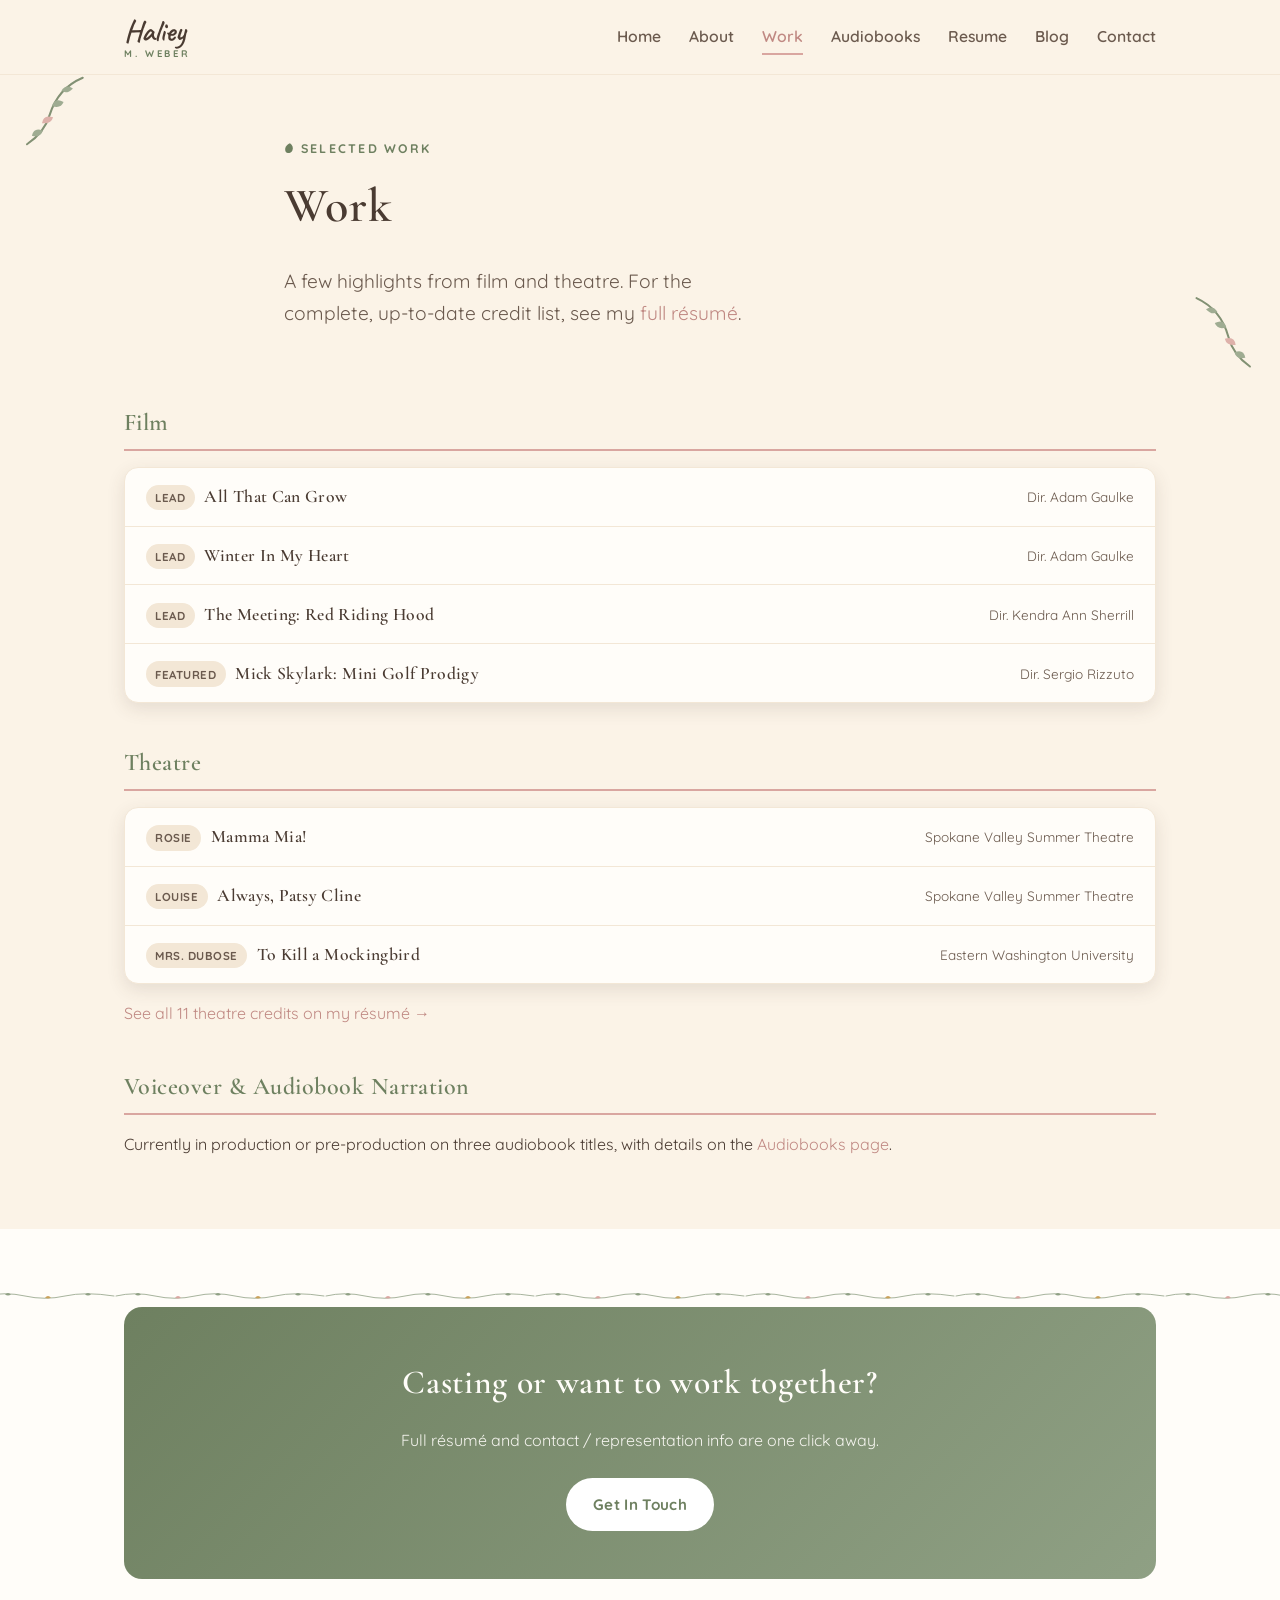
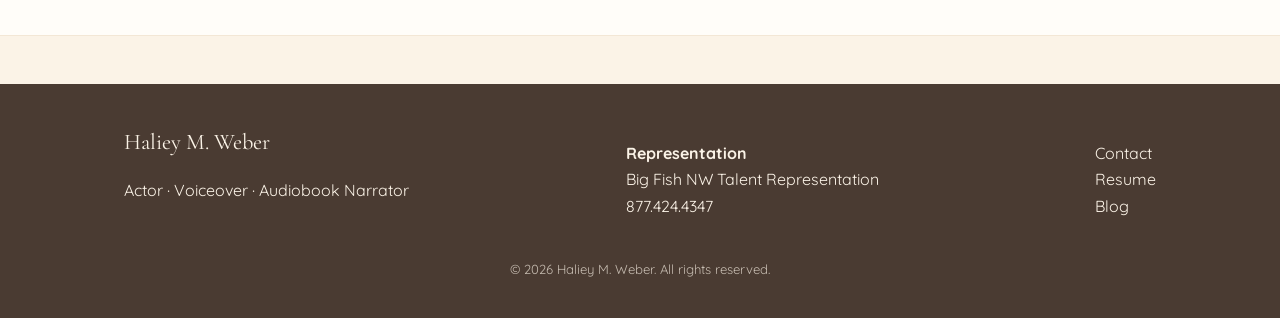
<file: work.html>
<!DOCTYPE html>
<html lang="en">
<head>
<meta charset="UTF-8">
<meta name="viewport" content="width=device-width, initial-scale=1.0">
<title>Work | Haliey M. Weber</title>
<link rel="preconnect" href="https://fonts.googleapis.com">
<link href="https://fonts.googleapis.com/css2?family=Cormorant+Garamond:wght@500;600;700&family=Quicksand:wght@400;500;600;700&family=Caveat:wght@600;700&display=swap" rel="stylesheet">
<link rel="stylesheet" href="css/style.css">
</head>
<body>

<header class="site-header">
  <div class="nav-wrap">
    <a href="index.html" class="brand"><span class="brand-script">Haliey</span><span class="brand-sc">M. Weber</span></a>
    <button class="nav-toggle" aria-label="Toggle navigation">&#9776;</button>
    <ul class="nav-links">
      <li><a href="index.html">Home</a></li>
      <li><a href="about.html">About</a></li>
      <li><a href="work.html">Work</a></li>
      <li><a href="audiobooks.html">Audiobooks</a></li>
      <li><a href="resume.html">Resume</a></li>
      <li><a href="blog/index.html">Blog</a></li>
      <li><a href="contact.html">Contact</a></li>
    </ul>
  </div>
</header>

<main>
  <section class="hero" style="padding-bottom:1rem;">
    <div class="container" style="max-width:760px;">
      <span class="eyebrow">Selected Work</span>
      <h1>Work</h1>
      <p class="hero-tagline">A few highlights from film and theatre. For the complete, up-to-date credit list, see my <a href="resume.html">full résumé</a>.</p>
    </div>
  </section>

  <section class="section-tight">
    <div class="container">

      <div class="credit-block" id="film">
        <h3>Film</h3>
        <div class="work-list">
          <div class="work-list-row">
            <div class="title-group"><span class="role-badge">Lead</span><h4>All That Can Grow</h4></div>
            <span class="production">Dir. Adam Gaulke</span>
          </div>
          <div class="work-list-row">
            <div class="title-group"><span class="role-badge">Lead</span><h4>Winter In My Heart</h4></div>
            <span class="production">Dir. Adam Gaulke</span>
          </div>
          <div class="work-list-row">
            <div class="title-group"><span class="role-badge">Lead</span><h4>The Meeting: Red Riding Hood</h4></div>
            <span class="production">Dir. Kendra Ann Sherrill</span>
          </div>
          <div class="work-list-row">
            <div class="title-group"><span class="role-badge">Featured</span><h4>Mick Skylark: Mini Golf Prodigy</h4></div>
            <span class="production">Dir. Sergio Rizzuto</span>
          </div>
        </div>
      </div>

      <div class="credit-block" id="theatre">
        <h3>Theatre</h3>
        <div class="work-list">
          <div class="work-list-row">
            <div class="title-group"><span class="role-badge">Rosie</span><h4>Mamma Mia!</h4></div>
            <span class="production">Spokane Valley Summer Theatre</span>
          </div>
          <div class="work-list-row">
            <div class="title-group"><span class="role-badge">Louise</span><h4>Always, Patsy Cline</h4></div>
            <span class="production">Spokane Valley Summer Theatre</span>
          </div>
          <div class="work-list-row">
            <div class="title-group"><span class="role-badge">Mrs. Dubose</span><h4>To Kill a Mockingbird</h4></div>
            <span class="production">Eastern Washington University</span>
          </div>
        </div>
        <p style="margin-top:1rem;"><a href="resume.html">See all 11 theatre credits on my résumé &rarr;</a></p>
      </div>

      <div class="credit-block" id="voiceover">
        <h3>Voiceover &amp; Audiobook Narration</h3>
        <p>Currently in production or pre-production on three audiobook titles, with details on the <a href="audiobooks.html">Audiobooks page</a>.</p>
      </div>

    </div>
  </section>

  <section class="section-alt">
    <div class="container">
      <div class="callout">
        <h2>Casting or want to work together?</h2>
        <p>Full résumé and contact / representation info are one click away.</p>
        <a href="contact.html" class="btn btn-primary" style="background:#fff;color:#6E8060;">Get In Touch</a>
      </div>
    </div>
  </section>
</main>

<footer class="site-footer">
  <div class="container">
    <div class="footer-grid">
      <div>
        <div class="footer-brand">Haliey M. Weber</div>
        <p>Actor &middot; Voiceover &middot; Audiobook Narrator</p>
      </div>
      <div>
        <p><strong>Representation</strong><br>Big Fish NW Talent Representation<br>877.424.4347</p>
      </div>
      <div>
        <p><a href="contact.html">Contact</a><br><a href="resume.html">Resume</a><br><a href="blog/index.html">Blog</a></p>
      </div>
    </div>
    <p class="footer-note">&copy; 2026 Haliey M. Weber. All rights reserved.</p>
  </div>
</footer>

<script src="js/main.js"></script>
</body>
</html>
</file>
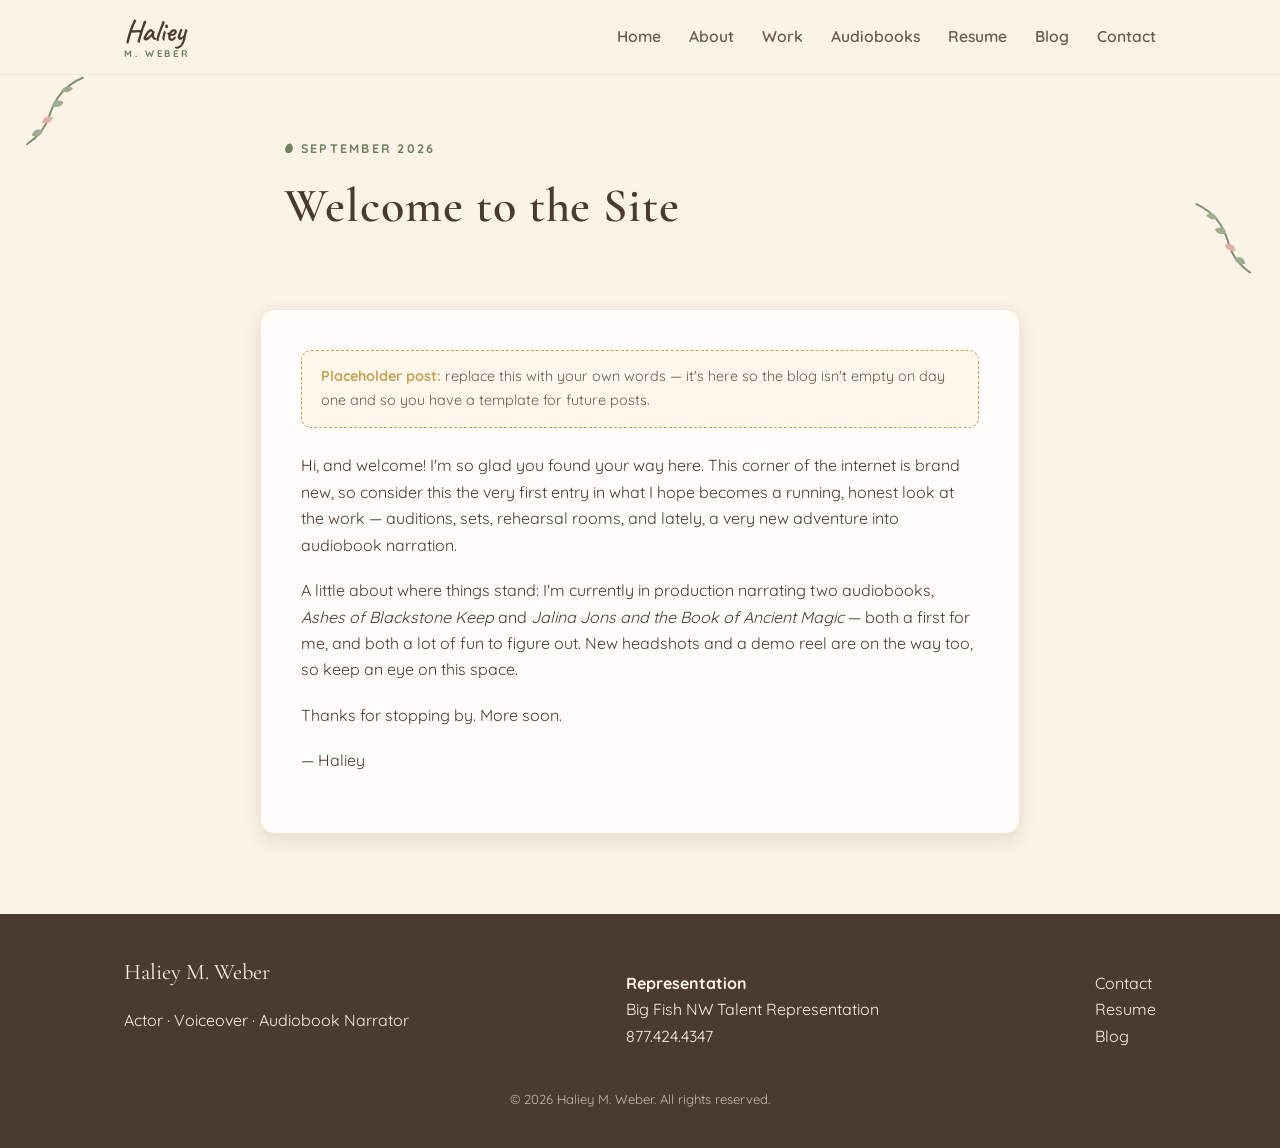
<file: blog/welcome-to-the-site.html>
<!DOCTYPE html>
<html lang="en">
<head>
<meta charset="UTF-8">
<meta name="viewport" content="width=device-width, initial-scale=1.0">
<title>Welcome to the Site | Haliey M. Weber</title>
<link rel="preconnect" href="https://fonts.googleapis.com">
<link href="https://fonts.googleapis.com/css2?family=Cormorant+Garamond:wght@500;600;700&family=Quicksand:wght@400;500;600;700&family=Caveat:wght@600;700&display=swap" rel="stylesheet">
<link rel="stylesheet" href="../css/style.css">
</head>
<body>

<header class="site-header">
  <div class="nav-wrap">
    <a href="../index.html" class="brand"><span class="brand-script">Haliey</span><span class="brand-sc">M. Weber</span></a>
    <button class="nav-toggle" aria-label="Toggle navigation">&#9776;</button>
    <ul class="nav-links">
      <li><a href="../index.html">Home</a></li>
      <li><a href="../about.html">About</a></li>
      <li><a href="../work.html">Work</a></li>
      <li><a href="../audiobooks.html">Audiobooks</a></li>
      <li><a href="../resume.html">Resume</a></li>
      <li><a href="index.html">Blog</a></li>
      <li><a href="../contact.html">Contact</a></li>
    </ul>
  </div>
</header>

<main>
  <section class="hero" style="padding-bottom:1rem;">
    <div class="container" style="max-width:760px;">
      <span class="eyebrow">September 2026</span>
      <h1>Welcome to the Site</h1>
    </div>
  </section>

  <section class="section-tight">
    <div class="container">
      <div class="post-body">
        <div class="edit-note"><strong>Placeholder post:</strong> replace this with your own words — it's here so the blog isn't empty on day one and so you have a template for future posts.</div>
        <p>Hi, and welcome! I'm so glad you found your way here. This corner of the internet is brand new, so consider this the very first entry in what I hope becomes a running, honest look at the work — auditions, sets, rehearsal rooms, and lately, a very new adventure into audiobook narration.</p>
        <p>A little about where things stand: I'm currently in production narrating two audiobooks, <em>Ashes of Blackstone Keep</em> and <em>Jalina Jons and the Book of Ancient Magic</em> — both a first for me, and both a lot of fun to figure out. New headshots and a demo reel are on the way too, so keep an eye on this space.</p>
        <p>Thanks for stopping by. More soon.</p>
        <p>&mdash; Haliey</p>
      </div>
    </div>
  </section>
</main>

<footer class="site-footer">
  <div class="container">
    <div class="footer-grid">
      <div>
        <div class="footer-brand">Haliey M. Weber</div>
        <p>Actor &middot; Voiceover &middot; Audiobook Narrator</p>
      </div>
      <div>
        <p><strong>Representation</strong><br>Big Fish NW Talent Representation<br>877.424.4347</p>
      </div>
      <div>
        <p><a href="../contact.html">Contact</a><br><a href="../resume.html">Resume</a><br><a href="index.html">Blog</a></p>
      </div>
    </div>
    <p class="footer-note">&copy; 2026 Haliey M. Weber. All rights reserved.</p>
  </div>
</footer>

<script src="../js/main.js"></script>
</body>
</html>
</file>
<file: css/style.css>
/* Haliey M. Weber — Actor Portfolio
   Palette: 90's cottagecore-grandma cozy — cream, dusty rose, sage, warm gold */

:root {
  --cream: #FBF3E7;
  --cream-deep: #F3E7D6;
  --rose: #D9A6A0;
  --rose-deep: #C08983;
  --sage: #8FA084;
  --sage-deep: #6E8060;
  --gold: #C9A15A;
  --brown: #4A3B32;
  --brown-soft: #6B5A4E;
  --white: #FFFDF9;
  --shadow: rgba(74, 59, 50, 0.12);

  --font-head: 'Cormorant Garamond', Georgia, serif;
  --font-body: 'Quicksand', 'Trebuchet MS', sans-serif;
  --font-script: 'Caveat', cursive;
}

* { box-sizing: border-box; }

html { scroll-behavior: smooth; }

body {
  margin: 0;
  background: var(--cream);
  color: var(--brown);
  font-family: var(--font-body);
  line-height: 1.65;
}

img { max-width: 100%; display: block; }

a { color: var(--rose-deep); text-decoration: none; }
a:hover { color: var(--sage-deep); }

h1, h2, h3, h4 {
  font-family: var(--font-head);
  color: var(--brown);
  font-weight: 600;
  letter-spacing: 0.02em;
  margin: 0 0 0.5em;
}

h1 { font-size: 3rem; }
h2 { font-size: 2.1rem; }
h3 { font-size: 1.5rem; }

.eyebrow {
  font-family: var(--font-body);
  text-transform: uppercase;
  letter-spacing: 0.18em;
  font-size: 0.78rem;
  color: var(--sage-deep);
  font-weight: 700;
  margin-bottom: 0.6em;
  display: block;
}

.eyebrow::before {
  content: '';
  display: inline-block;
  width: 12px;
  height: 12px;
  margin-right: 0.4em;
  vertical-align: -1px;
  background: url("data:image/svg+xml,%3Csvg%20xmlns%3D'http://www.w3.org/2000/svg'%20viewBox%3D'0%200%2020%2020'%3E%3Cpath%20fill%3D'%236E8060'%20d%3D'M10%202c4%203%206%207%204%2012-2%204-6%205-9%204s-4-6-2-10C5%204.5%207.5%203%2010%202z'/%3E%3C/svg%3E") no-repeat center / contain;
}

/* ---------- Vine accents ---------- */
.hero {
  position: relative;
  overflow: hidden;
}

.hero::before,
.hero::after {
  content: '';
  position: absolute;
  width: 92px;
  height: 92px;
  background: url("data:image/svg+xml,%3Csvg%20xmlns%3D'http://www.w3.org/2000/svg'%20viewBox%3D'0%200%20100%20100'%3E%3Cg%20fill%3D'none'%20stroke%3D'%236E8060'%20stroke-width%3D'2.2'%20stroke-linecap%3D'round'%3E%3Cpath%20d%3D'M5%205%20Q%2030%2020%2035%2050%20Q%2038%2070%2055%2085'/%3E%3Cpath%20d%3D'M14%2018%20Q%2022%2014%2026%2022%20Q%2020%2026%2014%2018Z'%20fill%3D'%238FA084'%20stroke%3D'none'/%3E%3Cpath%20d%3D'M22%2034%20Q%2032%2030%2034%2040%20Q%2024%2042%2022%2034Z'%20fill%3D'%238FA084'%20stroke%3D'none'/%3E%3Cpath%20d%3D'M31%2052%20Q%2042%2050%2042%2060%20Q%2032%2060%2031%2052Z'%20fill%3D'%23D9A6A0'%20stroke%3D'none'/%3E%3Cpath%20d%3D'M40%2068%20Q%2050%2065%2051%2075%20Q%2041%2076%2040%2068Z'%20fill%3D'%238FA084'%20stroke%3D'none'/%3E%3C/g%3E%3C/svg%3E") no-repeat center / contain;
  opacity: 0.85;
  pointer-events: none;
  z-index: 1;
}

.hero::before { top: -8px; left: -10px; transform: scaleX(-1) rotate(-8deg); }
.hero::after { bottom: -10px; right: -8px; transform: rotate(-6deg); }

.hero-grid, .hero > .container { position: relative; z-index: 2; }

.section-alt::before {
  content: '';
  display: block;
  height: 22px;
  background: url("data:image/svg+xml,%3Csvg%20xmlns%3D'http://www.w3.org/2000/svg'%20viewBox%3D'0%200%20420%2022'%3E%3Cpath%20d%3D'M2%2011%20Q%2040%202%2080%2011%20T%20160%2011%20T%20240%2011%20T%20320%2011%20T%20418%2011'%20fill%3D'none'%20stroke%3D'%238FA084'%20stroke-width%3D'1.6'%20stroke-linecap%3D'round'/%3E%3Cpath%20d%3D'M40%208%20Q%2046%202%2052%208%20Q%2046%2012%2040%208Z'%20fill%3D'%238FA084'/%3E%3Cpath%20d%3D'M120%2014%20Q%20126%208%20132%2014%20Q%20126%2018%20120%2014Z'%20fill%3D'%23D9A6A0'/%3E%3Cpath%20d%3D'M200%208%20Q%20206%202%20212%208%20Q%20206%2012%20200%208Z'%20fill%3D'%238FA084'/%3E%3Cpath%20d%3D'M280%2014%20Q%20286%208%20292%2014%20Q%20286%2018%20280%2014Z'%20fill%3D'%23C9A15A'/%3E%3Cpath%20d%3D'M360%208%20Q%20366%202%20372%208%20Q%20366%2012%20360%208Z'%20fill%3D'%238FA084'/%3E%3C/svg%3E") repeat-x center / 210px 22px;
}

.section-head h2::after {
  content: '';
  display: block;
  width: 130px;
  height: 20px;
  margin: 0.5rem auto 0;
  background: url("data:image/svg+xml,%3Csvg%20xmlns%3D'http://www.w3.org/2000/svg'%20viewBox%3D'0%200%20130%2020'%3E%3Cpath%20d%3D'M10%2010%20Q%2040%202%2065%2010%20T%20120%2010'%20fill%3D'none'%20stroke%3D'%23C08983'%20stroke-width%3D'1.5'%20stroke-linecap%3D'round'/%3E%3Cpath%20d%3D'M45%207%20Q%2051%201%2057%207%20Q%2051%2011%2045%207Z'%20fill%3D'%238FA084'/%3E%3Cpath%20d%3D'M75%2013%20Q%2081%207%2087%2013%20Q%2081%2017%2075%2013Z'%20fill%3D'%238FA084'/%3E%3C/svg%3E") no-repeat center / contain;
}

.container {
  max-width: 1080px;
  margin: 0 auto;
  padding: 0 1.5rem;
}

/* ---------- Header / Nav ---------- */
.site-header {
  background: var(--cream);
  border-bottom: 1px solid var(--cream-deep);
  position: sticky;
  top: 0;
  z-index: 50;
}

.nav-wrap {
  display: flex;
  align-items: center;
  justify-content: space-between;
  padding: 1rem 1.5rem;
  max-width: 1080px;
  margin: 0 auto;
}

.brand {
  display: flex;
  flex-direction: column;
  line-height: 1;
  color: var(--brown);
}

.brand .brand-script {
  font-family: var(--font-script);
  font-size: 1.9rem;
  font-weight: 600;
}

.brand .brand-sc {
  font-family: var(--font-body);
  font-size: 0.6rem;
  letter-spacing: 0.28em;
  text-transform: uppercase;
  font-weight: 700;
  color: var(--sage-deep);
  margin-top: 0.15rem;
}

.nav-links {
  list-style: none;
  display: flex;
  gap: 1.75rem;
  margin: 0;
  padding: 0;
}

.nav-links a {
  color: var(--brown-soft);
  font-weight: 600;
  font-size: 0.98rem;
  padding: 0.4rem 0;
  border-bottom: 2px solid transparent;
}

.nav-links a:hover,
.nav-links a.active {
  color: var(--rose-deep);
  border-bottom-color: var(--rose);
}

.nav-toggle {
  display: none;
  background: none;
  border: none;
  font-size: 1.6rem;
  color: var(--brown);
  cursor: pointer;
}

@media (max-width: 780px) {
  .nav-toggle { display: block; }
  .nav-links {
    display: none;
    position: absolute;
    top: 100%;
    left: 0;
    right: 0;
    background: var(--white);
    flex-direction: column;
    padding: 1rem 1.5rem 1.5rem;
    gap: 1rem;
    border-bottom: 1px solid var(--cream-deep);
    box-shadow: 0 8px 16px var(--shadow);
  }
  .nav-links.open { display: flex; }
}

/* ---------- Buttons ---------- */
.btn {
  display: inline-block;
  padding: 0.75rem 1.6rem;
  border-radius: 999px;
  font-weight: 700;
  font-size: 0.95rem;
  letter-spacing: 0.02em;
  transition: transform 0.15s ease, box-shadow 0.15s ease;
  border: 2px solid transparent;
}

.btn-primary {
  background: var(--rose-deep);
  color: var(--white);
}
.btn-primary:hover { color: var(--white); transform: translateY(-2px); box-shadow: 0 6px 14px var(--shadow); }

.btn-outline {
  background: transparent;
  border-color: var(--sage-deep);
  color: var(--sage-deep);
}
.btn-outline:hover { background: var(--sage-deep); color: var(--white); transform: translateY(-2px); }

/* ---------- Hero ---------- */
.hero {
  padding: 4rem 0 3rem;
}

.hero-motes {
  position: relative;
  overflow: hidden;
  background: linear-gradient(160deg, var(--cream-deep), var(--rose) 150%);
}

.hero-motes .mote-beam {
  position: absolute;
  inset: -20% -10%;
  background: linear-gradient(115deg, transparent 30%, rgba(255,251,235,0.35) 48%, transparent 62%);
  pointer-events: none;
}

.hero-motes .mote {
  position: absolute;
  border-radius: 50%;
  background: radial-gradient(circle, rgba(255,248,232,0.95), rgba(255,248,232,0));
  filter: blur(0.3px);
  opacity: 0;
  animation: moteDrift ease-in-out infinite;
}

@keyframes moteDrift {
  0%   { opacity: 0; transform: translate(0, 20px); }
  15%  { opacity: 0.8; }
  50%  { transform: translate(var(--mx, 20px), -20px); }
  85%  { opacity: 0.6; }
  100% { opacity: 0; transform: translate(var(--mx2, -10px), -60px); }
}

@media (prefers-reduced-motion: reduce) {
  .hero-motes .mote { animation: none; opacity: 0.35; }
}

.hero-grid {
  display: grid;
  grid-template-columns: 1.1fr 0.9fr;
  gap: 3rem;
  align-items: center;
}

@media (max-width: 780px) {
  .hero-grid { grid-template-columns: 1fr; text-align: center; }
  .hero-actions { justify-content: center; }
}

.hero h1 { margin-bottom: 0.3em; }
.hero-tagline {
  font-size: 1.2rem;
  color: var(--brown-soft);
  margin-bottom: 1.6rem;
  max-width: 42ch;
}

.hero-actions {
  display: flex;
  gap: 1rem;
  flex-wrap: wrap;
}

.headshot-frame {
  background: var(--white);
  border: 8px solid var(--white);
  outline: 1px solid var(--cream-deep);
  border-radius: 12px;
  box-shadow: 0 18px 40px var(--shadow);
  overflow: hidden;
  aspect-ratio: 4 / 5;
  position: relative;
}

.headshot-frame img {
  width: 100%;
  height: 100%;
  object-fit: cover;
  object-position: center 25%;
  display: block;
}

.headshot-placeholder {
  width: 100%;
  height: 100%;
  display: flex;
  align-items: center;
  justify-content: center;
  flex-direction: column;
  gap: 0.5rem;
  background: linear-gradient(160deg, var(--cream-deep), var(--rose) 140%);
  color: var(--white);
  text-align: center;
  padding: 1.5rem;
}

.headshot-placeholder svg { width: 64px; height: 64px; opacity: 0.85; }
.headshot-placeholder small { font-size: 0.78rem; opacity: 0.9; letter-spacing: 0.05em; }

/* ---------- Sections ---------- */
section { padding: 3.5rem 0; }
.section-tight { padding: 2rem 0; }

.section-alt {
  background: var(--white);
  border-bottom: 1px solid var(--cream-deep);
  position: relative;
}

.section-head {
  text-align: center;
  max-width: 640px;
  margin: 0 auto 2.5rem;
}

/* ---------- Cards ---------- */
.card-grid {
  display: grid;
  grid-template-columns: repeat(3, 1fr);
  gap: 1.5rem;
}

@media (max-width: 900px) {
  .card-grid { grid-template-columns: repeat(2, 1fr); }
}
@media (max-width: 620px) {
  .card-grid { grid-template-columns: 1fr; }
}

.card {
  background: var(--white);
  border: 1px solid var(--cream-deep);
  border-radius: 14px;
  padding: 1.75rem;
  box-shadow: 0 6px 18px var(--shadow);
}

.card h3 { color: var(--rose-deep); }

.audience-tag {
  display: inline-block;
  background: var(--sage);
  color: var(--white);
  font-size: 0.68rem;
  font-weight: 700;
  letter-spacing: 0.04em;
  text-transform: uppercase;
  padding: 0.25rem 0.7rem;
  border-radius: 999px;
  margin-bottom: 0.7rem;
}

/* ---------- Selected work cards ---------- */
.work-grid {
  display: grid;
  grid-template-columns: repeat(3, 1fr);
  gap: 1.5rem;
}
@media (max-width: 900px) { .work-grid { grid-template-columns: repeat(2, 1fr); } }
@media (max-width: 620px) { .work-grid { grid-template-columns: 1fr; } }

.work-card {
  background: var(--white);
  border: 1px solid var(--cream-deep);
  border-radius: 14px;
  overflow: hidden;
  box-shadow: 0 6px 18px var(--shadow);
  display: flex;
  flex-direction: column;
}

.work-card-image {
  aspect-ratio: 3 / 4;
  background: linear-gradient(160deg, var(--cream-deep), var(--rose) 140%);
  display: flex;
  align-items: center;
  justify-content: center;
  flex-direction: column;
  gap: 0.4rem;
  color: var(--white);
  text-align: center;
  padding: 1rem;
}

.work-card-image svg { width: 34px; height: 34px; opacity: 0.85; }
.work-card-image small { font-size: 0.7rem; opacity: 0.9; letter-spacing: 0.03em; }

.work-card-body { padding: 1.1rem 1.3rem 1.3rem; }
.work-card-body h4 { font-family: var(--font-head); font-size: 1.25rem; margin: 0 0 0.35rem; color: var(--rose-deep); }

.role-badge {
  display: inline-block;
  background: var(--cream-deep);
  color: var(--brown-soft);
  font-size: 0.72rem;
  font-weight: 700;
  letter-spacing: 0.04em;
  text-transform: uppercase;
  padding: 0.2rem 0.6rem;
  border-radius: 999px;
  margin-bottom: 0.5rem;
}

.work-card-body p { margin: 0; font-size: 0.88rem; color: var(--brown-soft); }

.work-list {
  background: var(--white);
  border: 1px solid var(--cream-deep);
  border-radius: 14px;
  box-shadow: 0 6px 18px var(--shadow);
  overflow: hidden;
}

.work-list-row {
  display: flex;
  align-items: baseline;
  justify-content: space-between;
  gap: 1rem;
  padding: 0.9rem 1.3rem;
  border-bottom: 1px solid var(--cream-deep);
  flex-wrap: wrap;
}

.work-list-row:last-child { border-bottom: none; }

.work-list-row .title-group {
  display: flex;
  align-items: baseline;
  gap: 0.6rem;
  flex-wrap: wrap;
}

.work-list-row h4 {
  font-family: var(--font-head);
  font-size: 1.1rem;
  margin: 0;
  color: var(--brown);
}

.work-list-row .role-badge { margin-bottom: 0; }

.work-list-row .production {
  font-size: 0.85rem;
  color: var(--brown-soft);
  white-space: nowrap;
}

/* ---------- Credits tables ---------- */
.credit-block { margin-bottom: 2.5rem; }
.credit-block h3 {
  border-bottom: 2px solid var(--rose);
  padding-bottom: 0.4rem;
  margin-bottom: 1rem;
  color: var(--sage-deep);
}

table.credits {
  width: 100%;
  border-collapse: collapse;
  background: var(--white);
  border-radius: 10px;
  overflow: hidden;
  box-shadow: 0 4px 14px var(--shadow);
}

table.credits th, table.credits td {
  padding: 0.7rem 1rem;
  text-align: left;
  border-bottom: 1px solid var(--cream-deep);
  font-size: 0.95rem;
}

table.credits th {
  background: var(--cream-deep);
  color: var(--brown);
  font-family: var(--font-head);
  font-size: 1rem;
}

table.credits tr:last-child td { border-bottom: none; }
table.credits tr:hover td { background: var(--cream); }

/* ---------- Blog ---------- */
.blog-grid {
  display: grid;
  grid-template-columns: repeat(2, 1fr);
  gap: 1.75rem;
}
@media (max-width: 700px) { .blog-grid { grid-template-columns: 1fr; } }

.post-card {
  background: var(--white);
  border: 1px solid var(--cream-deep);
  border-radius: 14px;
  overflow: hidden;
  box-shadow: 0 6px 18px var(--shadow);
  display: flex;
  flex-direction: column;
}

.post-card-image {
  height: 160px;
  background: linear-gradient(135deg, var(--sage), var(--rose));
}

.post-card-body { padding: 1.4rem; }
.post-date { font-size: 0.82rem; color: var(--sage-deep); font-weight: 700; letter-spacing: 0.05em; text-transform: uppercase; }

.post-body {
  background: var(--white);
  border: 1px solid var(--cream-deep);
  border-radius: 14px;
  padding: 2.5rem;
  box-shadow: 0 6px 18px var(--shadow);
  max-width: 760px;
  margin: 0 auto;
}
.post-body p { margin-bottom: 1.2em; }

/* ---------- Contact ---------- */
.contact-grid {
  display: grid;
  grid-template-columns: 1fr 1fr;
  gap: 2.5rem;
}
@media (max-width: 780px) { .contact-grid { grid-template-columns: 1fr; } }

.form-field { margin-bottom: 1.2rem; }
.form-field label {
  display: block;
  font-weight: 700;
  margin-bottom: 0.4rem;
  font-size: 0.92rem;
  color: var(--brown-soft);
}
.form-field input, .form-field textarea {
  width: 100%;
  padding: 0.75rem 1rem;
  border: 1.5px solid var(--cream-deep);
  border-radius: 8px;
  font-family: var(--font-body);
  font-size: 1rem;
  background: var(--white);
  color: var(--brown);
}
.form-field input:focus, .form-field textarea:focus {
  outline: none;
  border-color: var(--rose);
}

.rep-card {
  background: var(--white);
  border: 1px solid var(--cream-deep);
  border-radius: 14px;
  padding: 1.75rem;
  box-shadow: 0 6px 18px var(--shadow);
  margin-bottom: 1.5rem;
}

.rep-card .eyebrow { margin-bottom: 0.3em; }

.social-links { display: flex; flex-wrap: wrap; gap: 0.75rem; margin-top: 1rem; }
.social-links a {
  padding: 0.5rem 1rem;
  border: 1.5px solid var(--sage);
  border-radius: 999px;
  font-weight: 700;
  font-size: 0.88rem;
  color: var(--sage-deep);
}
.social-links a:hover { background: var(--sage); color: var(--white); }

/* ---------- Skills list ---------- */
.skills-list {
  display: flex;
  flex-wrap: wrap;
  gap: 0.6rem;
}
.skills-list span {
  background: var(--cream-deep);
  color: var(--brown-soft);
  padding: 0.4rem 0.9rem;
  border-radius: 999px;
  font-size: 0.88rem;
  font-weight: 600;
}

/* ---------- Callout ---------- */
.callout {
  background: linear-gradient(135deg, var(--sage-deep), var(--sage));
  color: var(--white);
  border-radius: 18px;
  padding: 3rem 2rem;
  text-align: center;
}
.callout h2 { color: var(--white); }
.callout p { color: var(--white); opacity: 0.92; max-width: 50ch; margin: 0 auto 1.5rem; }

.edit-note {
  border: 1.5px dashed var(--gold);
  background: #FFF8EA;
  color: var(--brown-soft);
  padding: 0.9rem 1.2rem;
  border-radius: 10px;
  font-size: 0.9rem;
  margin-bottom: 1.5rem;
}
.edit-note strong { color: var(--gold); }

/* ---------- Footer ---------- */
.site-footer {
  background: var(--brown);
  color: var(--cream);
  padding: 2.5rem 0 1.5rem;
  margin-top: 3rem;
}
.site-footer a { color: var(--cream); }
.site-footer a:hover { color: var(--rose); }

.footer-grid {
  display: flex;
  justify-content: space-between;
  flex-wrap: wrap;
  gap: 2rem;
  margin-bottom: 1.5rem;
}

.footer-brand { font-family: var(--font-head); font-size: 1.4rem; }
.footer-note { font-size: 0.82rem; opacity: 0.7; text-align: center; }
</file>
